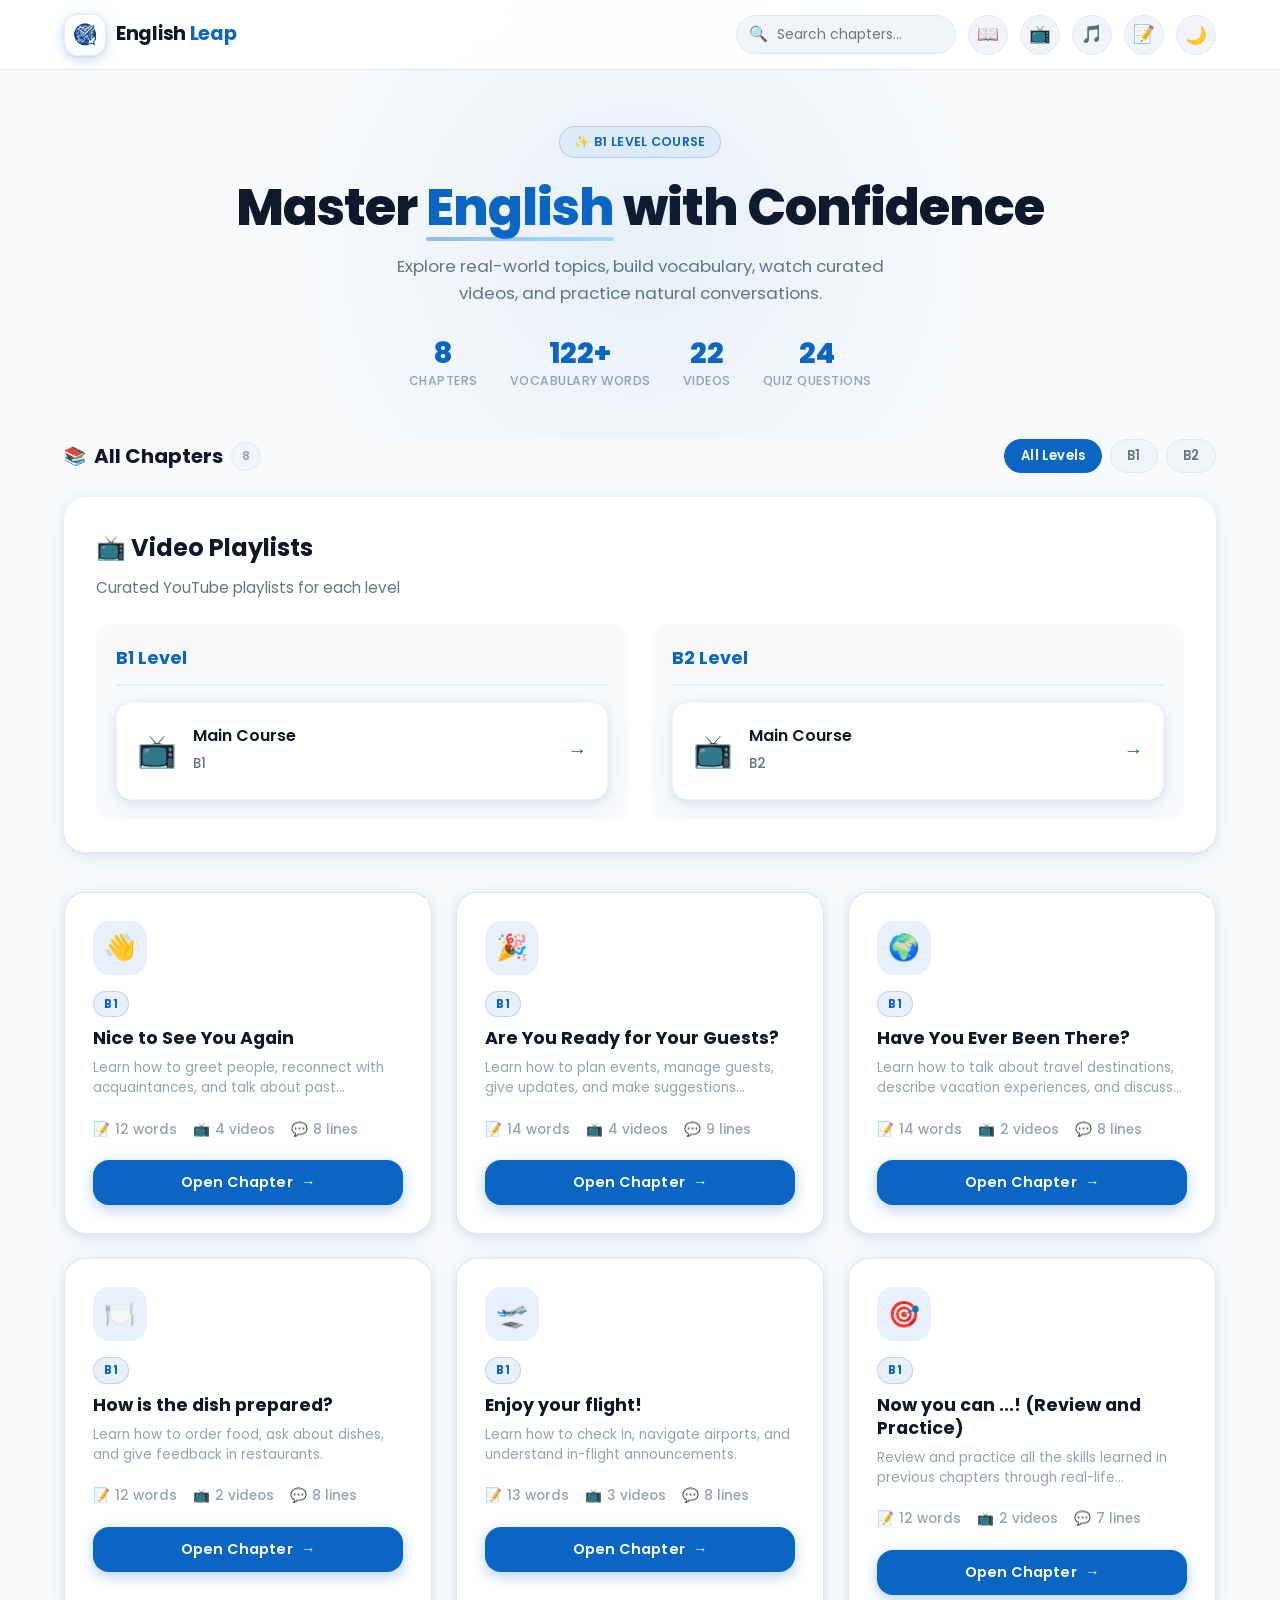
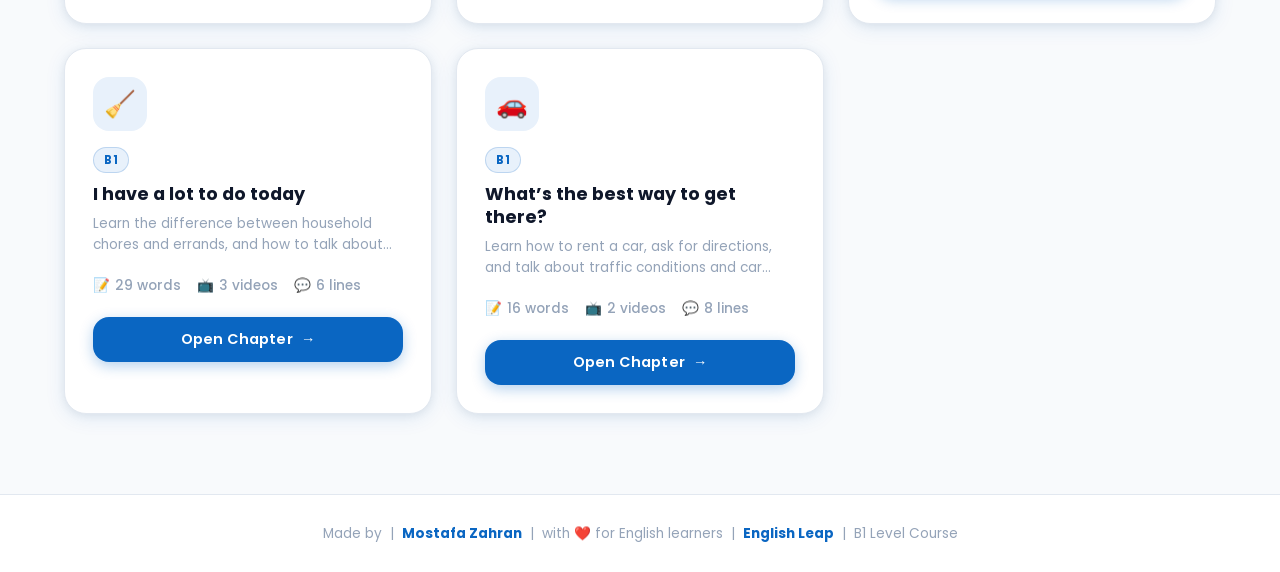
<file: index.html>
<!DOCTYPE html>
<html lang="en" data-theme="light">

<head>
  <meta charset="UTF-8" />
  <meta name="viewport" content="width=device-width, initial-scale=1.0" />
  <meta name="description"
    content="English Leap — A modern B1 English learning platform with vocabulary, videos, and conversation practice." />
  <title>English Leap</title>
  <link rel="icon" href="icons/Endlish-Recap.png" />
  <link rel="stylesheet" href="css/style.css" />
</head>

<body>

  <!-- ======= NAVBAR ======= -->
  <nav class="navbar" role="navigation" aria-label="Main navigation">
    <div class="nav-inner">
      <a href="index.html" class="nav-logo" aria-label="English Leap Home">
        <img src="icons/Endlish-Recap.png" alt="English Leap" class="logo-icon" />
        <span>English <em>Leap</em></span>
      </a>
      <div class="nav-actions">
        <div class="nav-search-wrap">
          <span class="search-icon-nav">🔍</span>
          <input type="search" id="navSearch" placeholder="Search chapters..." aria-label="Search chapters"
            autocomplete="off" />
        </div>
        <a href="vocabulary.html" class="btn-icon" aria-label="Vocabulary" title="Vocabulary">📖</a>
        <a href="videos.html" class="btn-icon" aria-label="Videos" title="Videos">📺</a>
        <a href="playlists.html" class="btn-icon" aria-label="Playlists" title="Playlists">🎵</a>
        <a href="exam.html" class="btn-icon" aria-label="Exam" title="Exam">📝</a>
        <button class="btn-icon" id="darkToggle" aria-label="Toggle dark mode" title="Toggle dark mode">🌙</button>
      </div>
    </div>
  </nav>

  <!-- ======= HERO ======= -->
  <header class="hero" role="banner">
    <div class="hero-badge">✨ B1 Level Course</div>
    <h1>Master <em>English</em> with Confidence</h1>
    <p>Explore real-world topics, build vocabulary, watch curated videos, and practice natural conversations.</p>
    <div class="hero-stats">
      <div class="stat-item">
        <div class="stat-num" data-target="8" data-suffix="">0</div>
        <div class="stat-label">Chapters</div>
      </div>
      <div class="stat-item">
        <div class="stat-num" data-target="122" data-suffix="+">0+</div>
        <div class="stat-label">Vocabulary Words</div>
      </div>
      <div class="stat-item">
        <div class="stat-num" data-target="22" data-suffix="">0</div>
        <div class="stat-label">Videos</div>
      </div>
      <div class="stat-item">
        <div class="stat-num" data-target="24" data-suffix="">0</div>
        <div class="stat-label">Quiz Questions</div>
      </div>
    </div>
  </header>

  <!-- ======= MAIN CONTENT ======= -->
  <main class="container" role="main">

    <!-- Section Header -->
    <div class="section-header">
      <div class="section-title">
        <span class="icon">📚</span>
        All Chapters
        <span class="section-count" id="chapterCount">—</span>
      </div>
      <div class="filter-bar" role="group" aria-label="Filter by level">
        <button class="filter-btn active" data-filter="all">All Levels</button>
        <button class="filter-btn" data-filter="b1">B1</button>
        <button class="filter-btn" data-filter="b2">B2</button>
      </div>
    </div>

    <!-- Playlist Section -->
    <div class="playlist-section" id="playlistSection" role="region" aria-label="Video Playlists">
      <div class="playlist-header">
        <h2>📺 Video Playlists</h2>
        <p class="playlist-subtitle">Curated YouTube playlists for each level</p>
      </div>
      <div class="playlist-grid" id="playlistGrid">
        <!-- Populated by JS -->
      </div>
    </div>

    <!-- Chapters Grid -->
    <div class="chapters-grid" id="chaptersGrid" role="list" aria-live="polite" aria-label="Chapters list">
      <!-- Populated by JS -->
    </div>

  </main>

  <!-- ======= FOOTER ======= -->
  <footer class="footer" role="contentinfo">
    <p>Made by &nbsp;|&nbsp; <strong>Mostafa Zahran</strong> &nbsp;|&nbsp;  with ❤️ for English learners &nbsp;|&nbsp; <strong>English Leap</strong> &nbsp;|&nbsp; B1 Level Course</p>
  </footer>

  <!-- ======= TOAST ======= -->
  <div id="toastContainer" aria-live="polite"></div>

  <script src="js/app.js"></script>
</body>

</html>
</file>
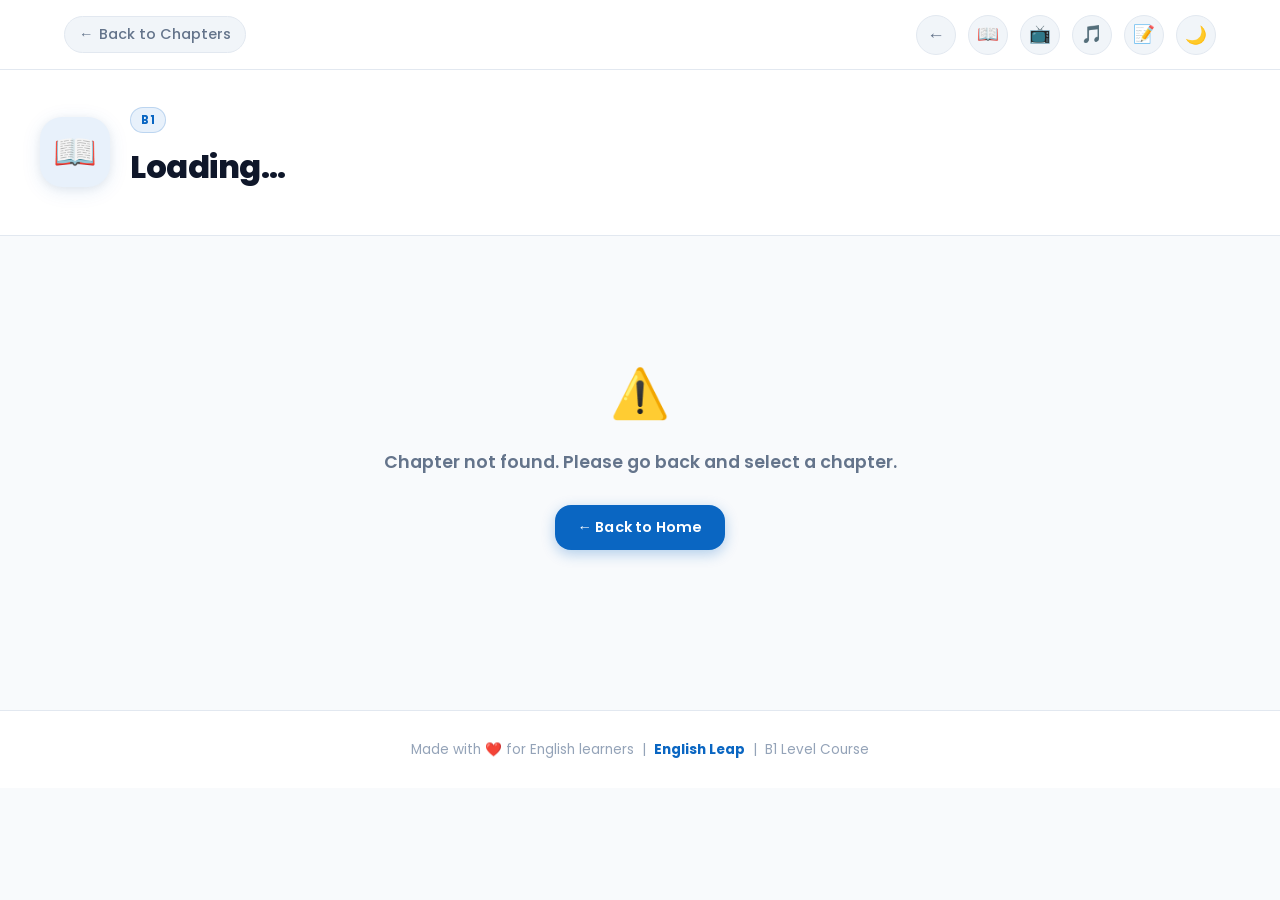
<file: chapter.html>
<!DOCTYPE html>
<html lang="en" data-theme="light">
<head>
  <meta charset="UTF-8" />
  <meta name="viewport" content="width=device-width, initial-scale=1.0" />
  <meta name="description" content="English Leap — Chapter details with vocabulary, videos, and conversation practice." />
  <title>Chapter — English Leap</title>
  <link rel="icon" href="icons/Endlish-Recap.png" />
  <link rel="stylesheet" href="css/style.css" />
</head>
<body>

  <!-- ======= NAVBAR ======= -->
  <nav class="navbar" role="navigation" aria-label="Chapter navigation">
    <div class="nav-inner">
      <a href="index.html" class="nav-back" aria-label="Back to all chapters">
        ← <span id="navChapterTitle">Back to Chapters</span>
      </a>
      <div class="nav-actions">
        <button class="btn-icon" onclick="location.href='index.html'" aria-label="Back to chapters" title="Back to chapters">←</button>
        <a href="vocabulary.html" class="btn-icon" aria-label="Vocabulary" title="Vocabulary">📖</a>
        <a href="videos.html" class="btn-icon" aria-label="Videos" title="Videos">📺</a>
        <a href="playlists.html" class="btn-icon" aria-label="Playlists" title="Playlists">🎵</a>
        <a href="exam.html" class="btn-icon" aria-label="Exam" title="Exam">📝</a>
        <button class="btn-icon" id="darkToggle" aria-label="Toggle dark mode" title="Toggle dark mode">🌙</button>
      </div>
    </div>
  </nav>

  <!-- ======= CHAPTER HERO ======= -->
  <header class="chapter-hero" role="banner">
    <div class="chapter-hero-inner">
      <div class="chapter-icon-big" id="chapterIcon" aria-hidden="true">📖</div>
      <div class="chapter-hero-text">
        <div class="chapter-level-badge" id="chapterLevelBadge">B1</div>
        <h1 id="chapterTitle">Loading…</h1>
        <p id="chapterDesc"></p>
      </div>
    </div>
  </header>

  <!-- ======= CHAPTER CONTENT ======= -->
  <div class="chapter-content">
    <div class="chapter-layout">

      <!-- Sidebar (desktop) -->
      <aside class="chapter-sidebar" aria-label="Chapter sections">
        <div class="sidebar-card">
          <p style="font-size:0.72rem;font-weight:700;color:var(--gray-400);text-transform:uppercase;letter-spacing:0.5px;margin-bottom:12px;">Sections</p>
          <div style="display:flex;flex-direction:column;gap:4px;">
            <button class="sidebar-nav-item active" data-tab="summary">
              <span class="s-icon">📝</span> Summary
            </button>
            <button class="sidebar-nav-item" data-tab="videos">
              <span class="s-icon">📺</span> Videos
            </button>
            <button class="sidebar-nav-item" data-tab="conversation">
              <span class="s-icon">💬</span> Conversation
            </button>
            <button class="sidebar-nav-item" data-tab="quiz">
              <span class="s-icon">🧠</span> Quiz
            </button>
            <button class="sidebar-nav-item" data-tab="flashcards">
              <span class="s-icon">🃏</span> Flashcards
            </button>
            <button class="sidebar-nav-item" data-tab="choresVsErrands" id="choresVsErrandsSidebar" style="display:none;">
              <span class="s-icon">🧹</span> Chores vs Errands
            </button>
            <button class="sidebar-nav-item" data-tab="directions" id="directionsSidebar" style="display:none;">
              <span class="s-icon">🧭</span> Directions
            </button>
          </div>
        </div>

        <div class="sidebar-card">
          <p style="font-size:0.72rem;font-weight:700;color:var(--gray-400);text-transform:uppercase;letter-spacing:0.5px;margin-bottom:12px;">Quick Actions</p>
          <div style="display:flex;flex-direction:column;gap:8px;">
            <button class="btn btn-ghost" onclick="readFullConversation()" style="width:100%;font-size:0.82rem;justify-content:center;">
              ▶️ Read Conversation
            </button>
            <button class="btn btn-ghost" onclick="stopSpeech()" style="width:100%;font-size:0.82rem;justify-content:center;">
              ⏹ Stop Audio
            </button>
          </div>
        </div>
      </aside>

      <!-- Main Content -->
      <div role="main">

        <!-- TABS -->
        <div class="tabs-wrap mb-6" role="tablist" aria-label="Chapter sections">
          <button class="tab-btn active" data-tab="summary" role="tab" aria-selected="true" aria-controls="summaryPanel">
            📝 Summary
          </button>
          <button class="tab-btn" data-tab="videos" role="tab" aria-selected="false" aria-controls="videosPanel">
            📺 Videos
          </button>
          <button class="tab-btn" data-tab="conversation" role="tab" aria-selected="false" aria-controls="conversationPanel">
            💬 Chat
          </button>
          <button class="tab-btn" data-tab="quiz" role="tab" aria-selected="false" aria-controls="quizPanel">
            🧠 Quiz
          </button>
          <button class="tab-btn" data-tab="flashcards" role="tab" aria-selected="false" aria-controls="flashcardsPanel">
            🃏 Flashcards
          </button>
          <button class="tab-btn" data-tab="choresVsErrands" id="choresVsErrandsTab" role="tab" aria-selected="false" aria-controls="choresVsErrandsPanel" style="display:none;">
            🧹 Chores vs Errands
          </button>
          <button class="tab-btn" data-tab="directions" id="directionsTab" role="tab" aria-selected="false" aria-controls="directionsPanel" style="display:none;">
            🧭 Directions
          </button>
        </div>

        <!-- TAB PANELS -->

        <!-- Summary -->
        <div class="tab-panel active" id="summaryPanel" role="tabpanel" aria-labelledby="summary-tab">
          <div class="skeleton skeleton-card" style="margin-bottom:16px;height:180px;"></div>
          <div class="skeleton skeleton-card" style="height:100px;"></div>
        </div>

        <!-- Videos -->
        <div class="tab-panel" id="videosPanel" role="tabpanel" aria-labelledby="videos-tab">
          <div class="skeleton skeleton-card" style="height:240px;"></div>
        </div>

        <!-- Conversation -->
        <div class="tab-panel" id="conversationPanel" role="tabpanel" aria-labelledby="conversation-tab">
          <div class="skeleton skeleton-card" style="height:300px;"></div>
        </div>

        <!-- Quiz -->
        <div class="tab-panel" id="quizPanel" role="tabpanel" aria-labelledby="quiz-tab">
          <div class="skeleton skeleton-card" style="height:280px;"></div>
        </div>

        <!-- Flashcards -->
        <div class="tab-panel" id="flashcardsPanel" role="tabpanel" aria-labelledby="flashcards-tab">
          <div class="skeleton skeleton-card" style="height:200px;"></div>
        </div>

        <!-- Chores vs Errands -->
        <div class="tab-panel" id="choresVsErrandsPanel" role="tabpanel" aria-labelledby="choresVsErrands-tab">
          <div class="skeleton skeleton-card" style="height:300px;"></div>
        </div>

        <!-- Directions -->
        <div class="tab-panel" id="directionsPanel" role="tabpanel" aria-labelledby="directions-tab">
          <div class="skeleton skeleton-card" style="height:300px;"></div>
        </div>

      </div><!-- /main content -->
    </div><!-- /chapter-layout -->
  </div><!-- /chapter-content -->

  <!-- ======= FOOTER ======= -->
  <footer class="footer" role="contentinfo">
    <p>Made with ❤️ for English learners &nbsp;|&nbsp; <strong>English Leap</strong> &nbsp;|&nbsp; B1 Level Course</p>
  </footer>

  <!-- ======= TOAST ======= -->
  <div id="toastContainer" aria-live="polite"></div>

  <script src="js/chapter.js"></script>
</body>
</html>
</file>
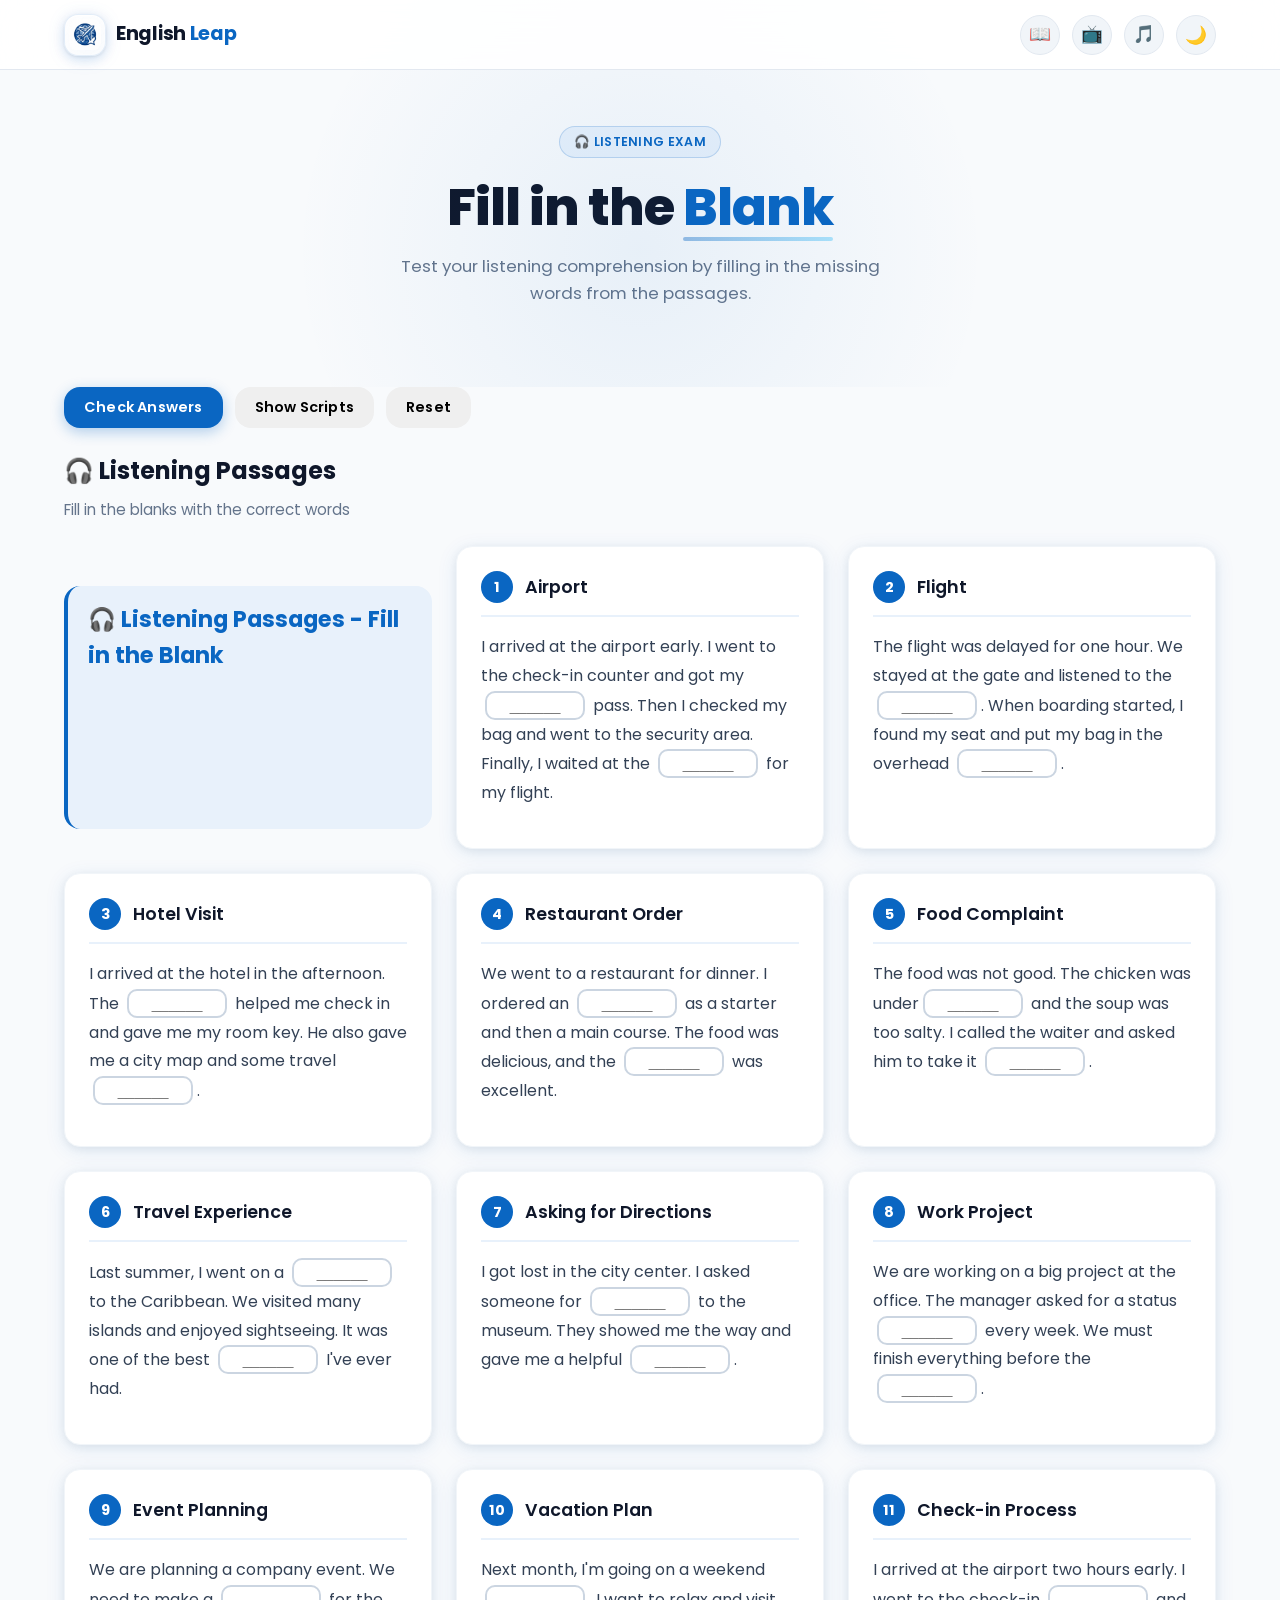
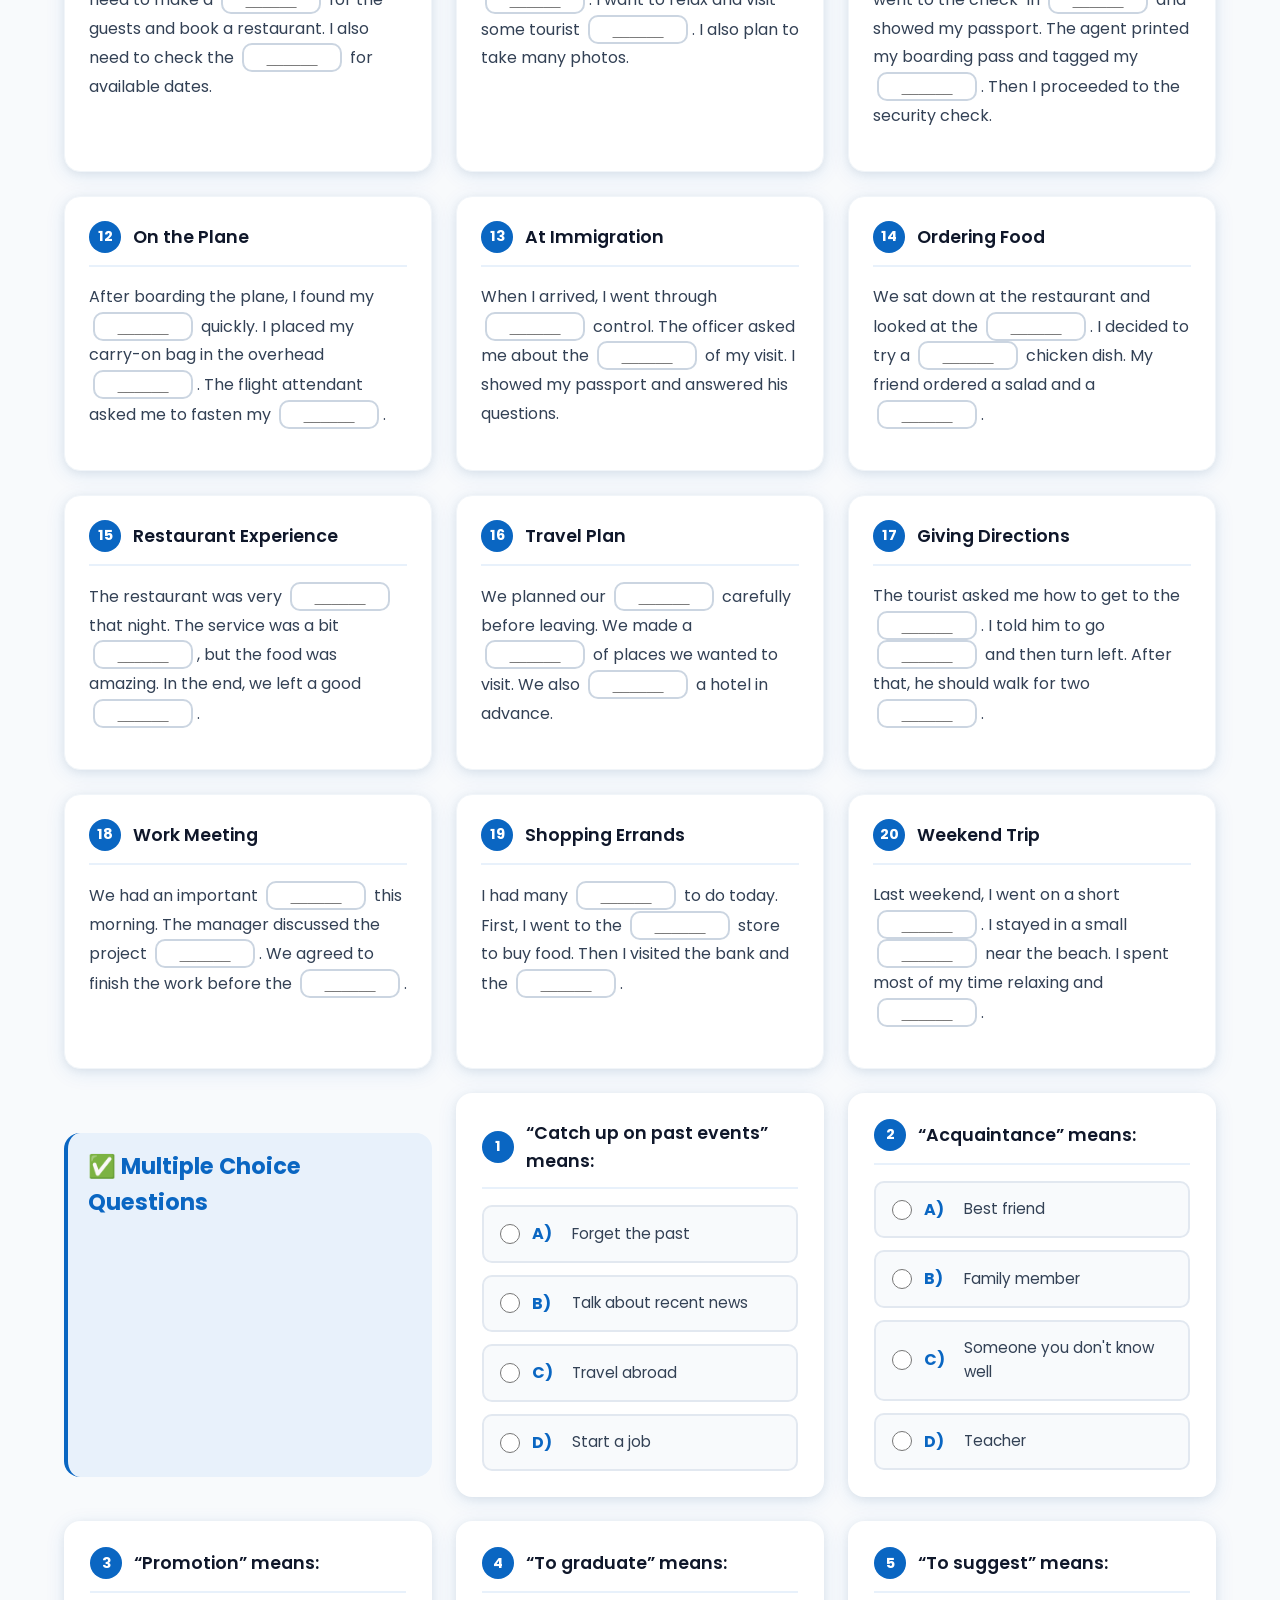
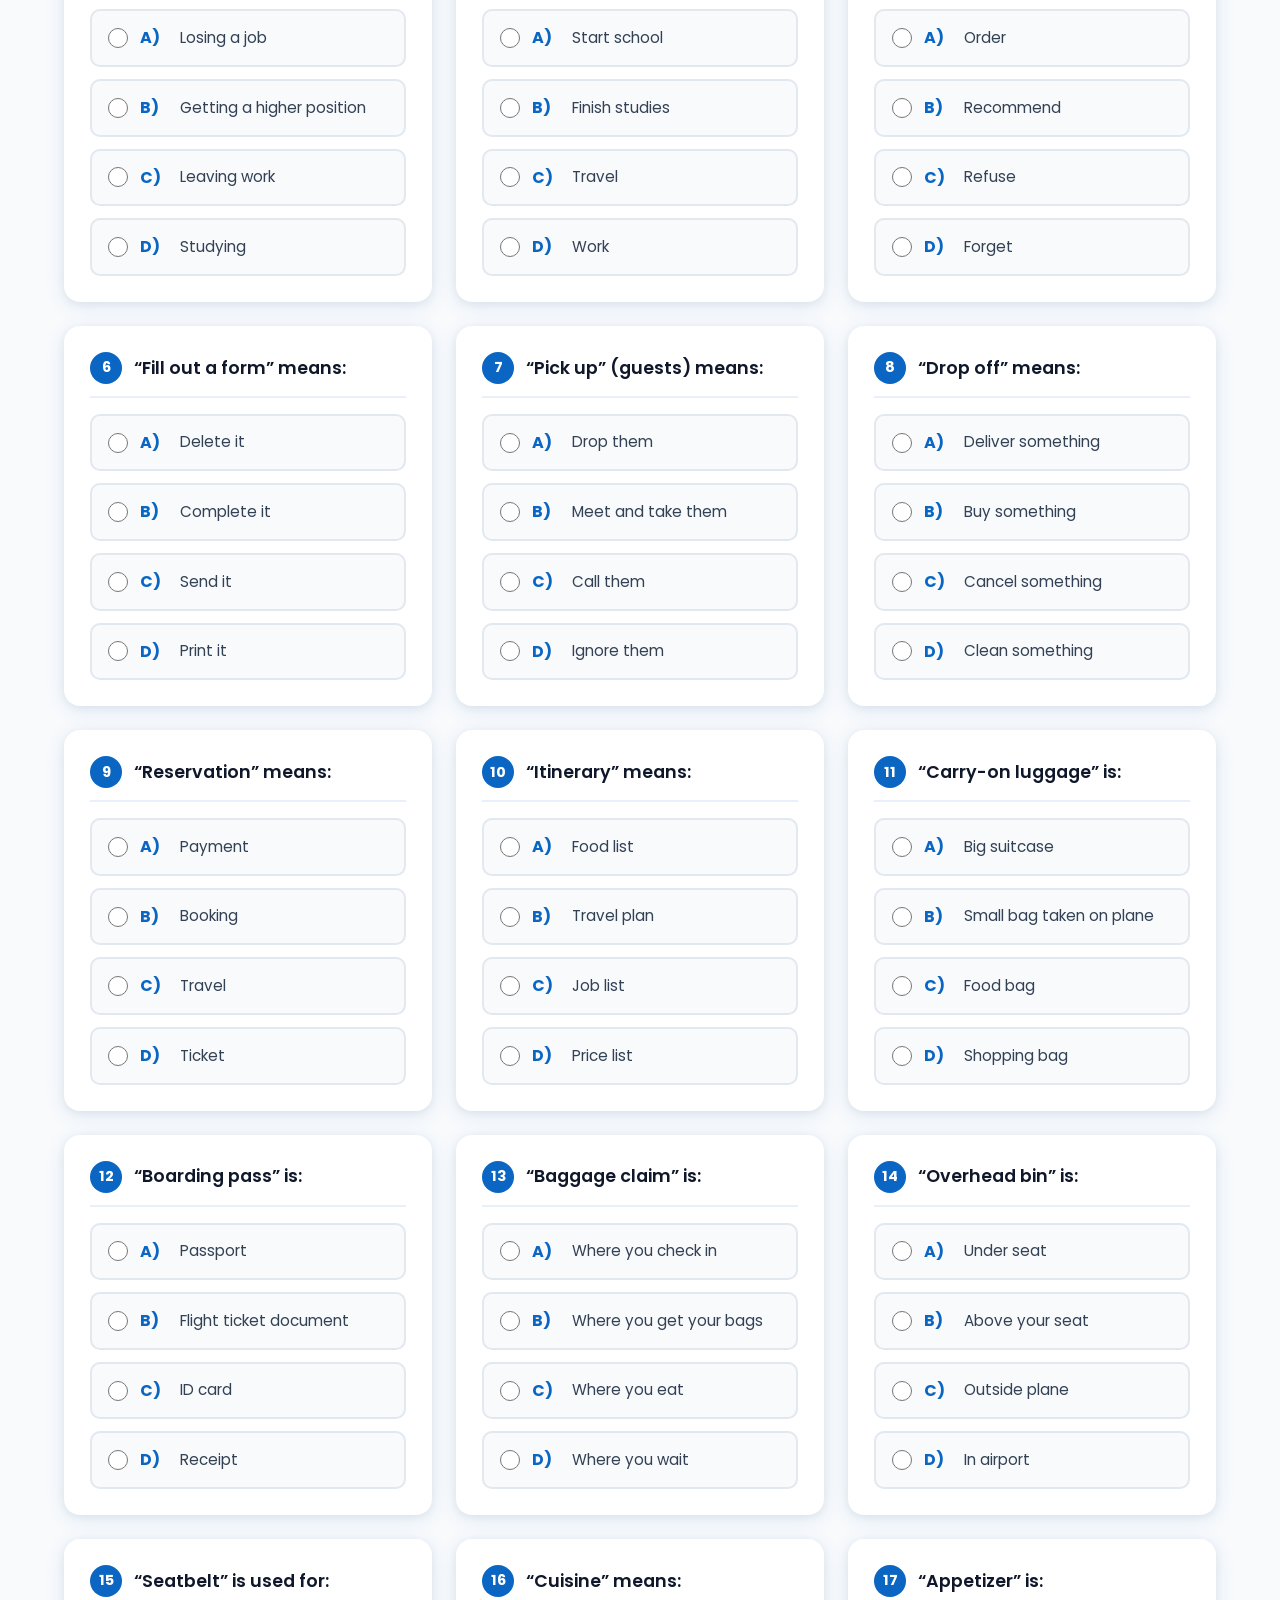
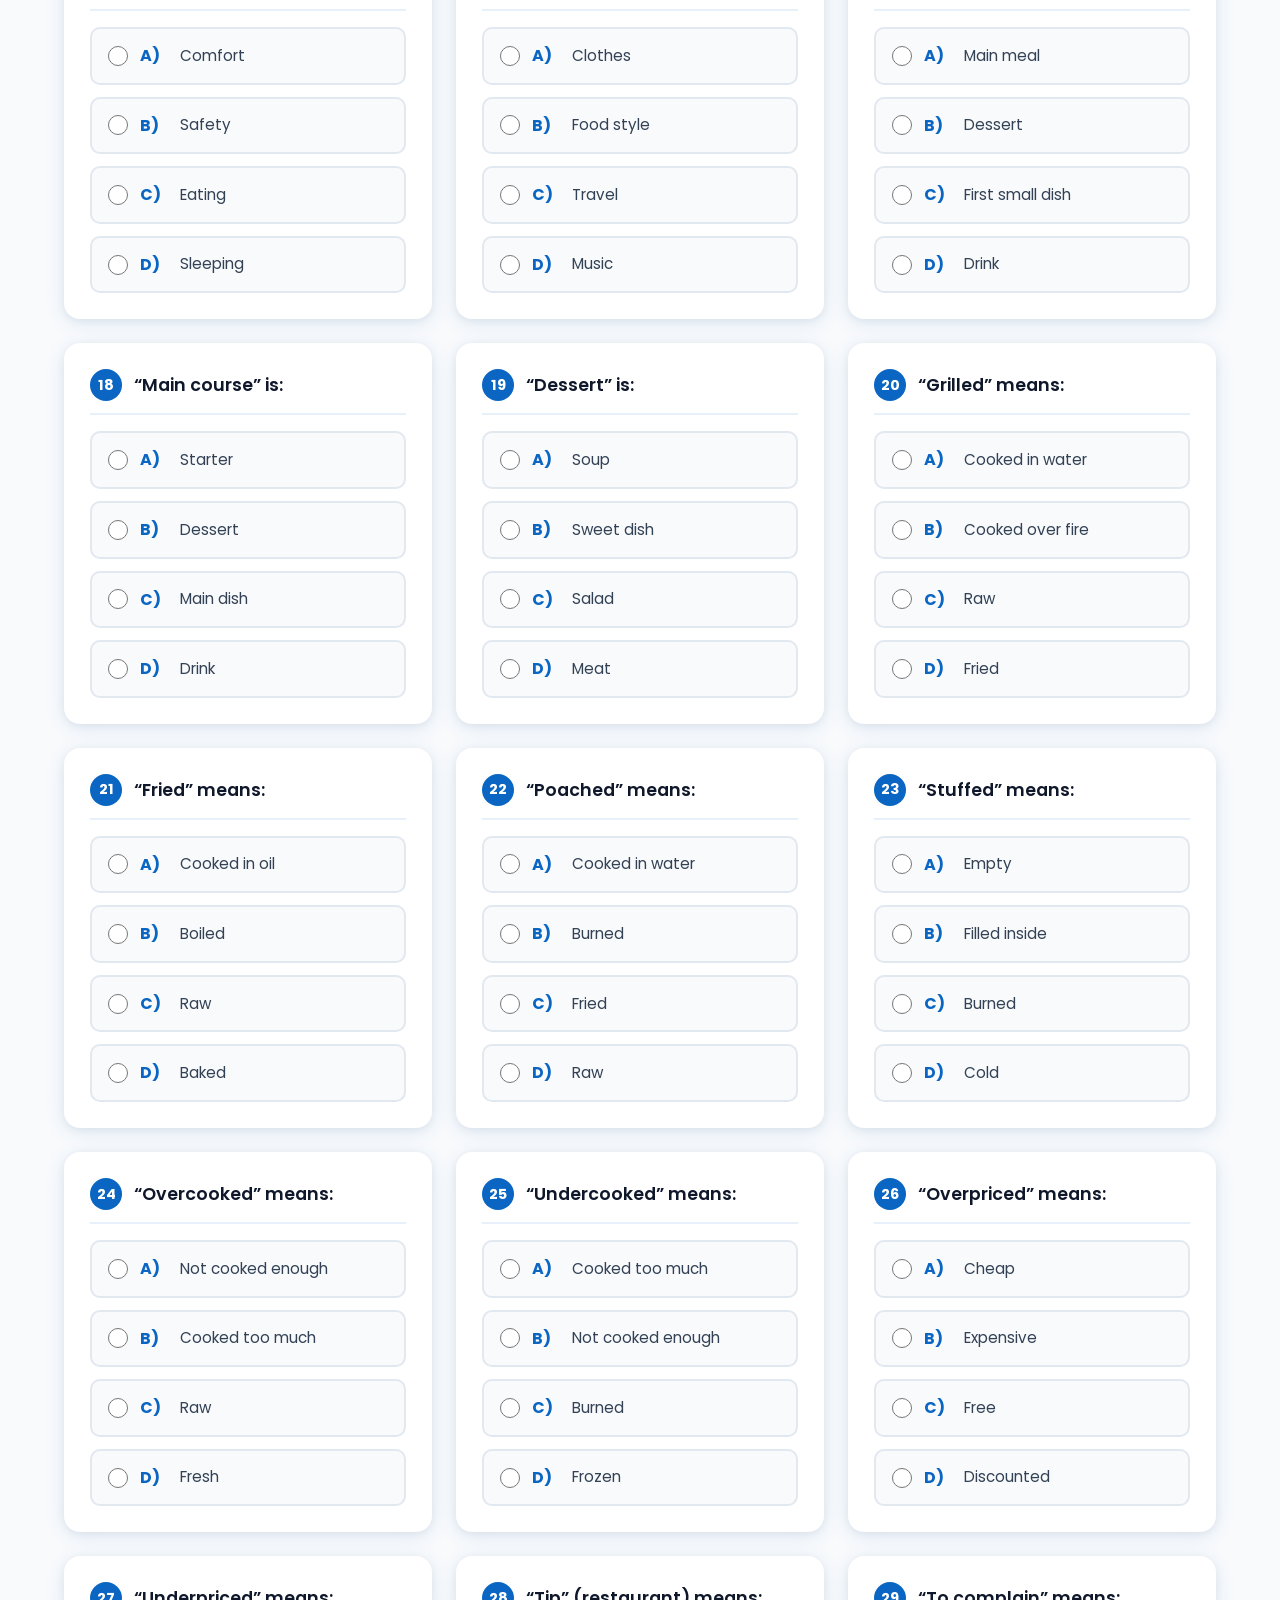
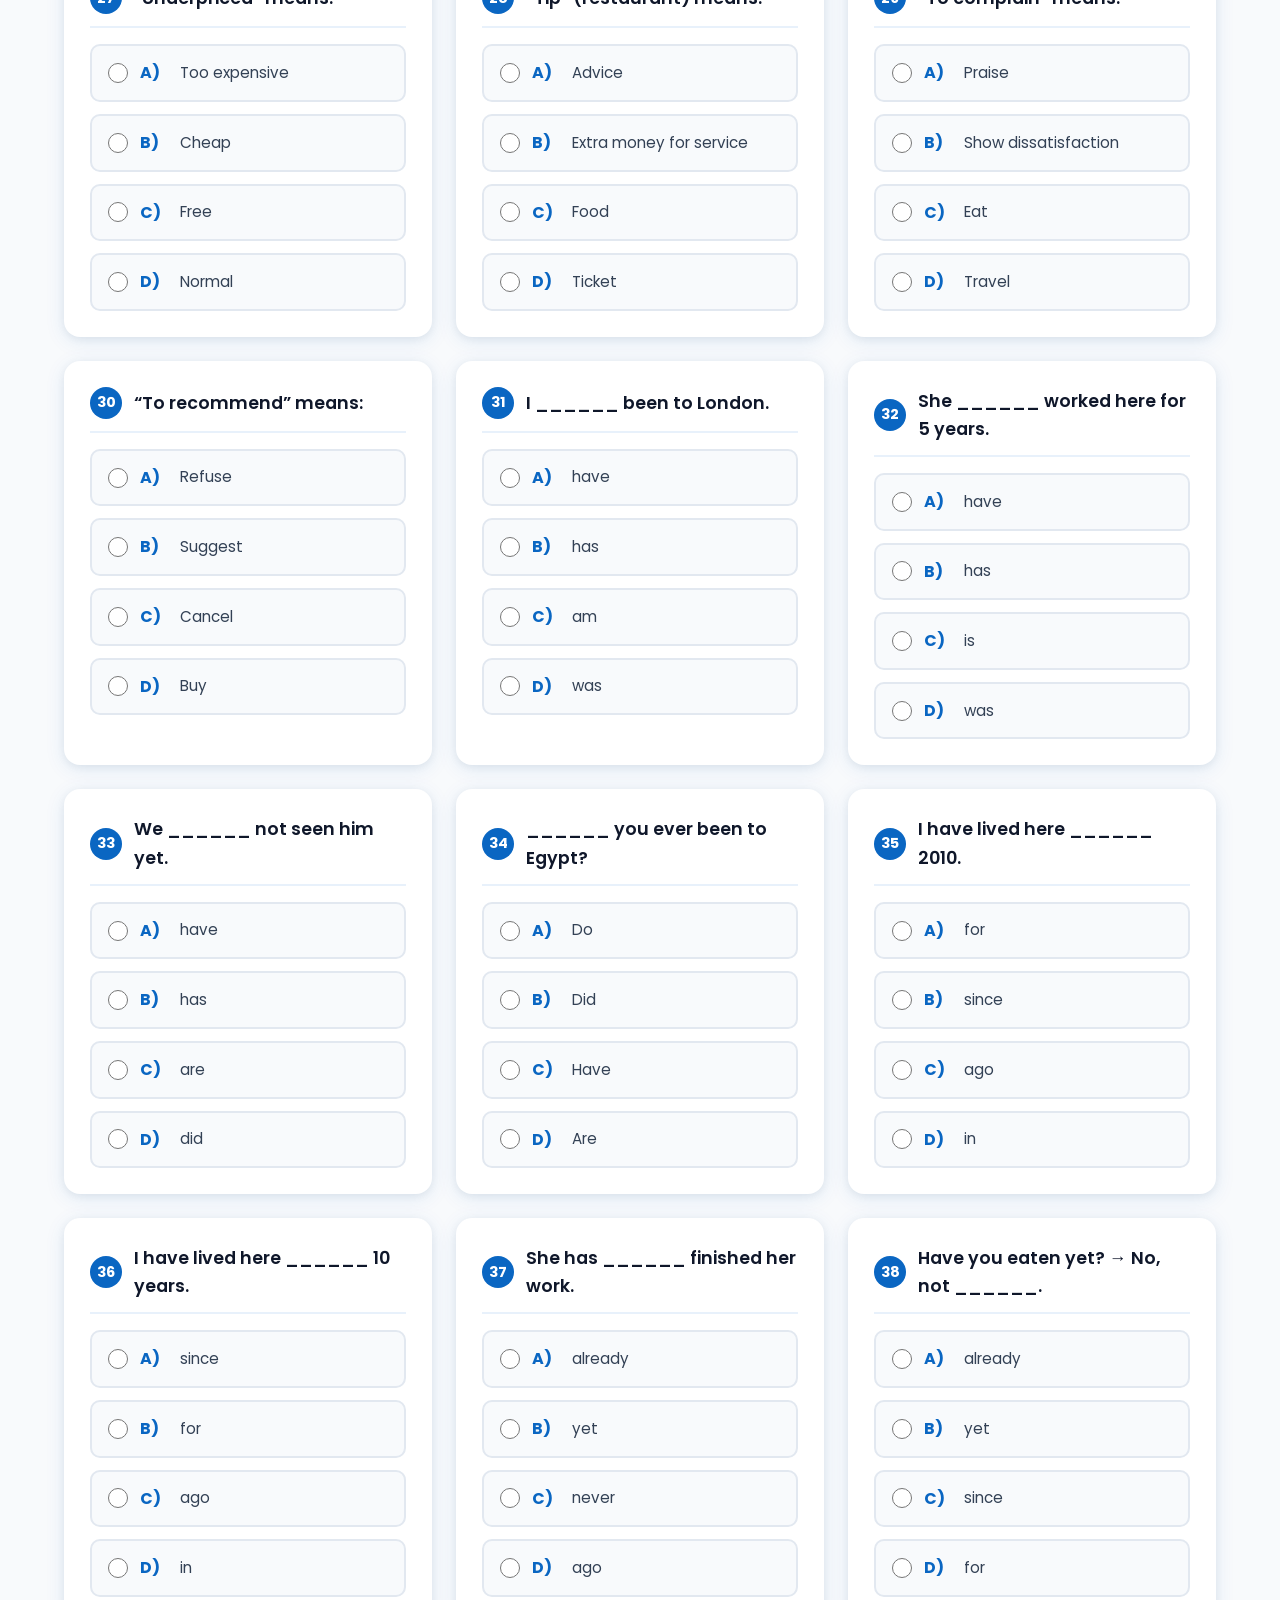
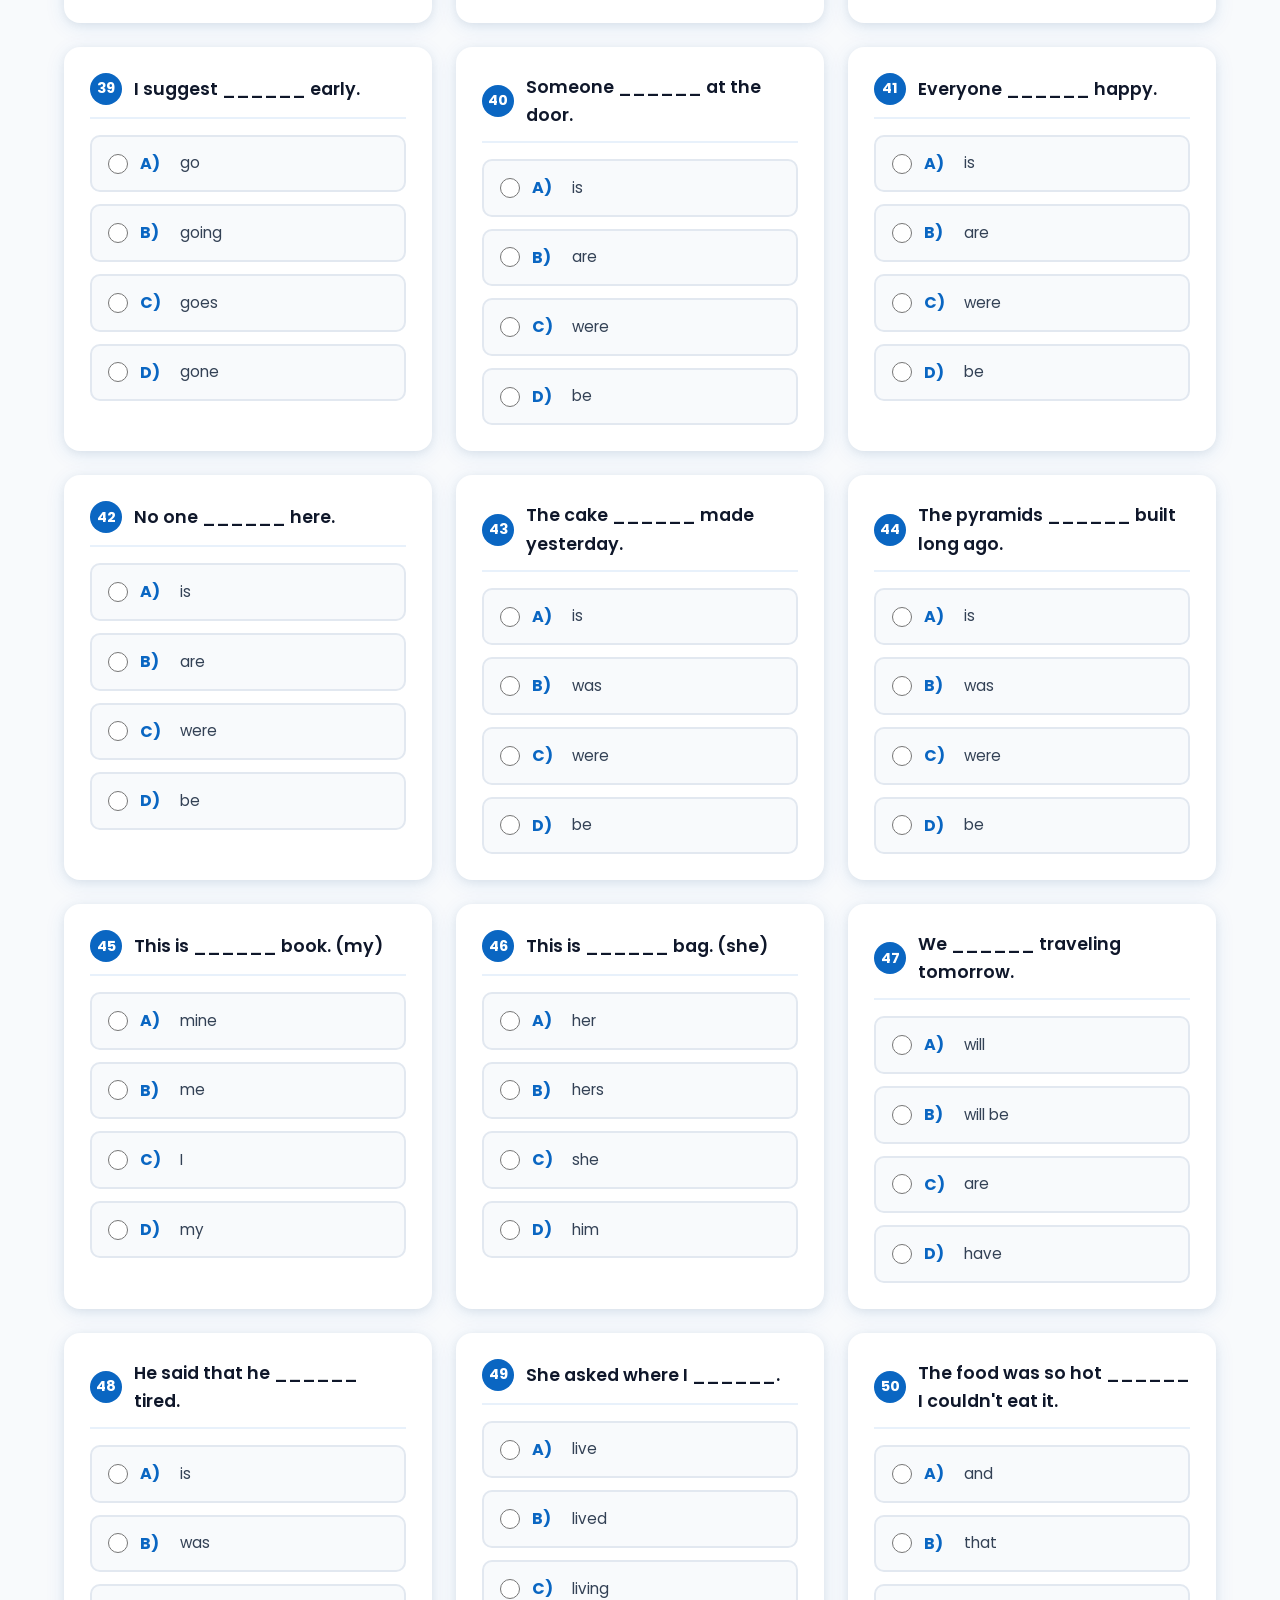
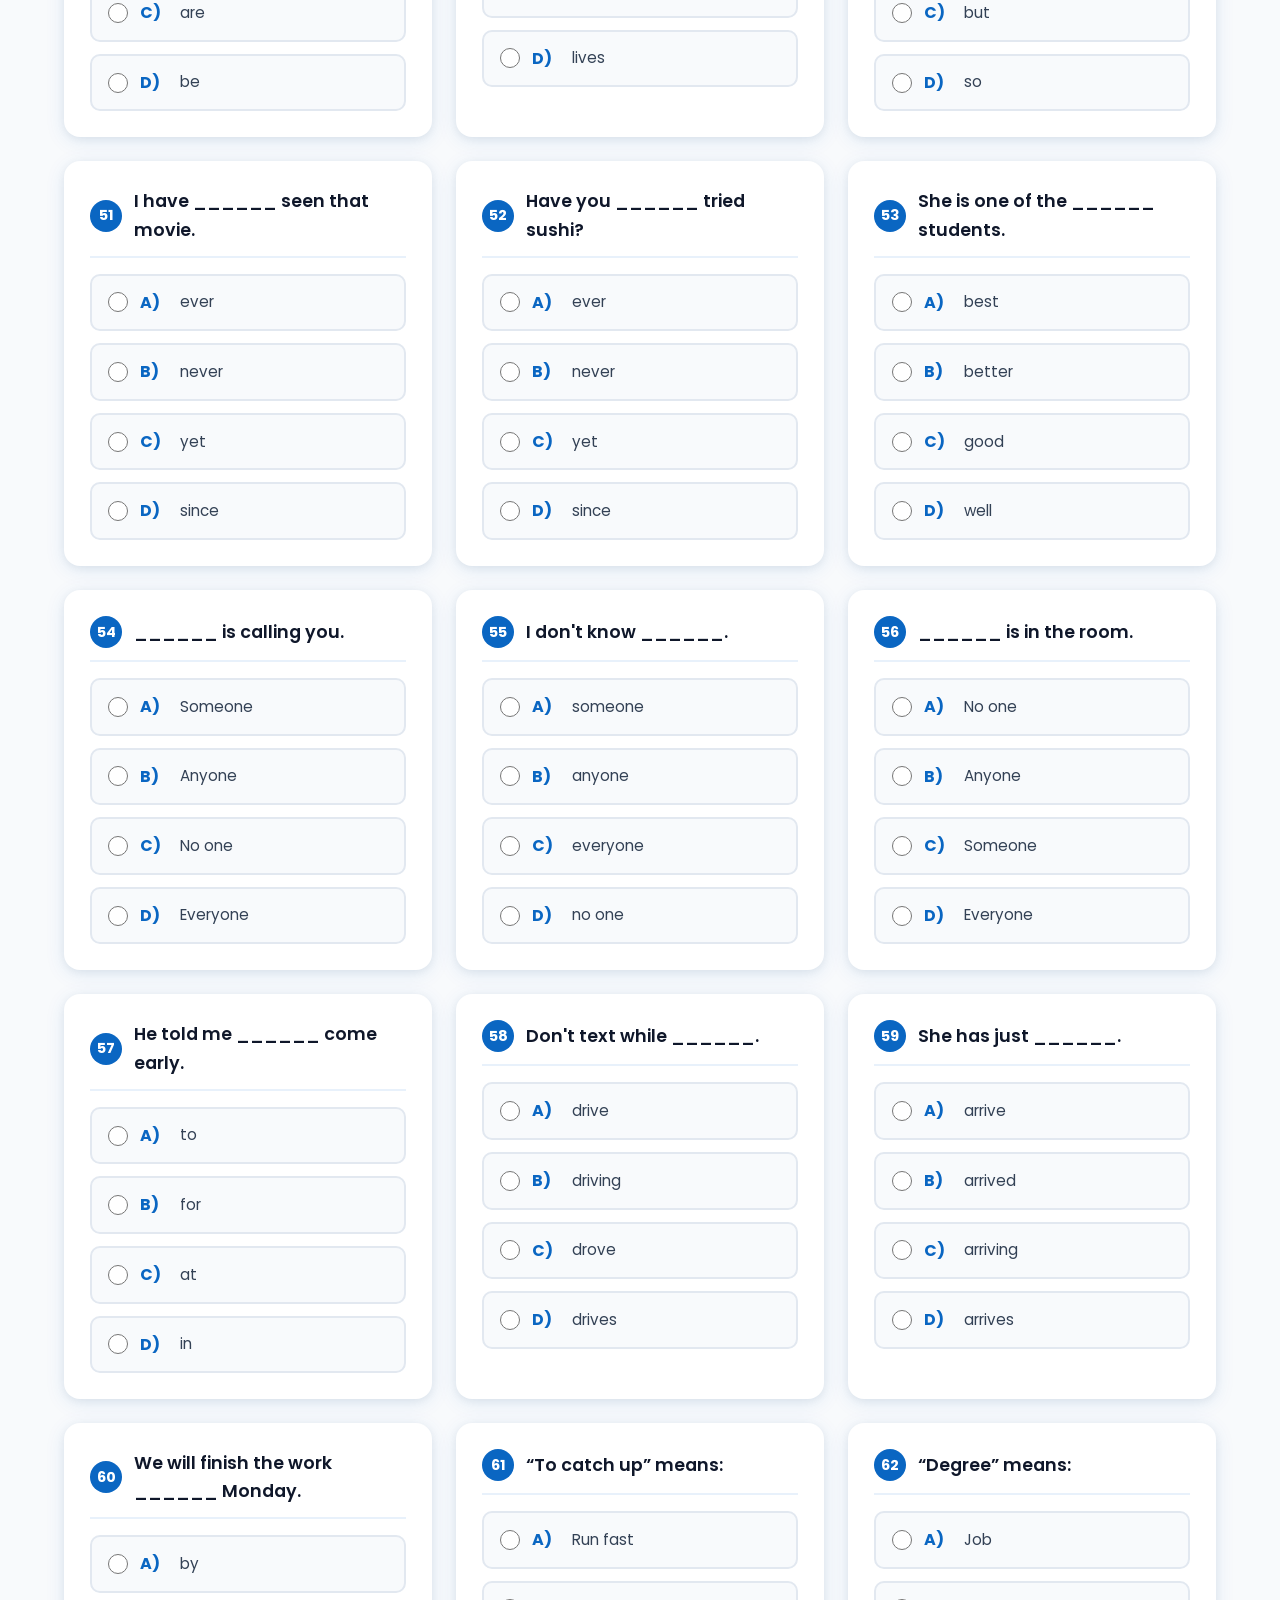
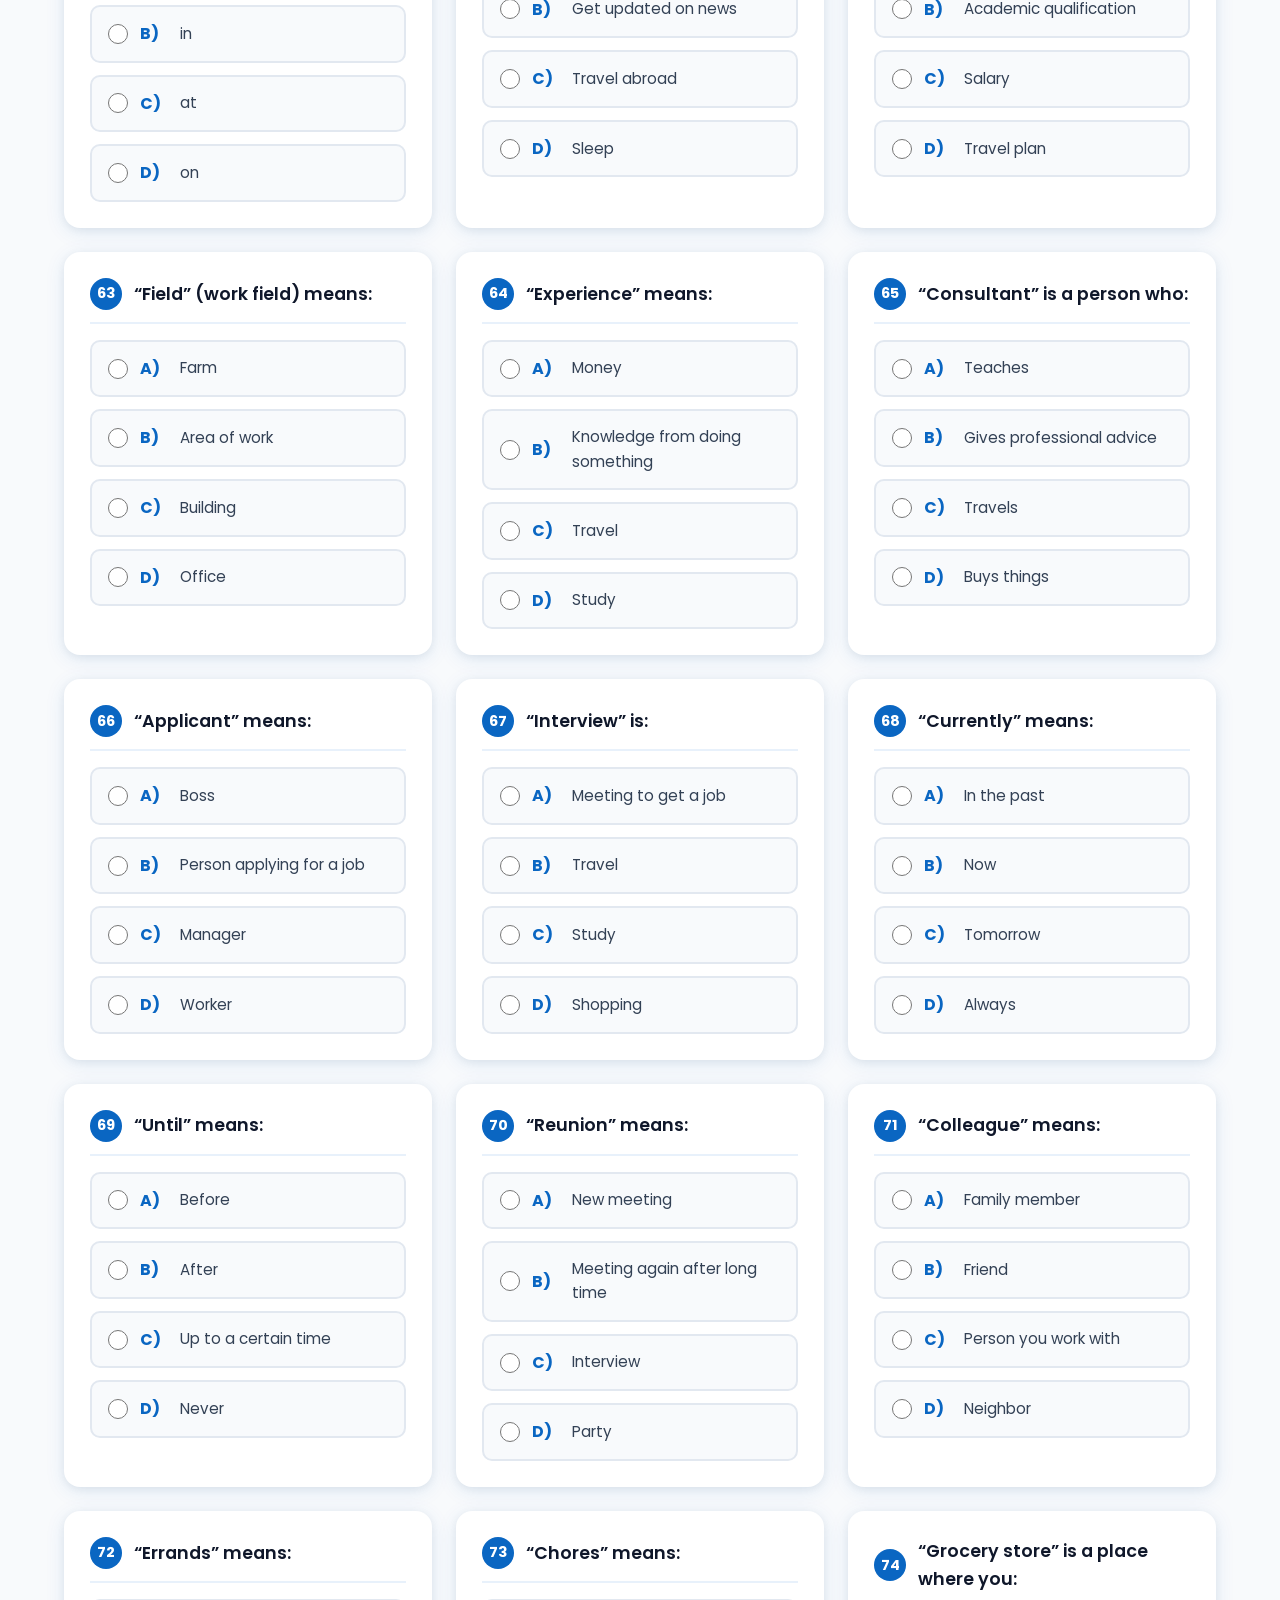
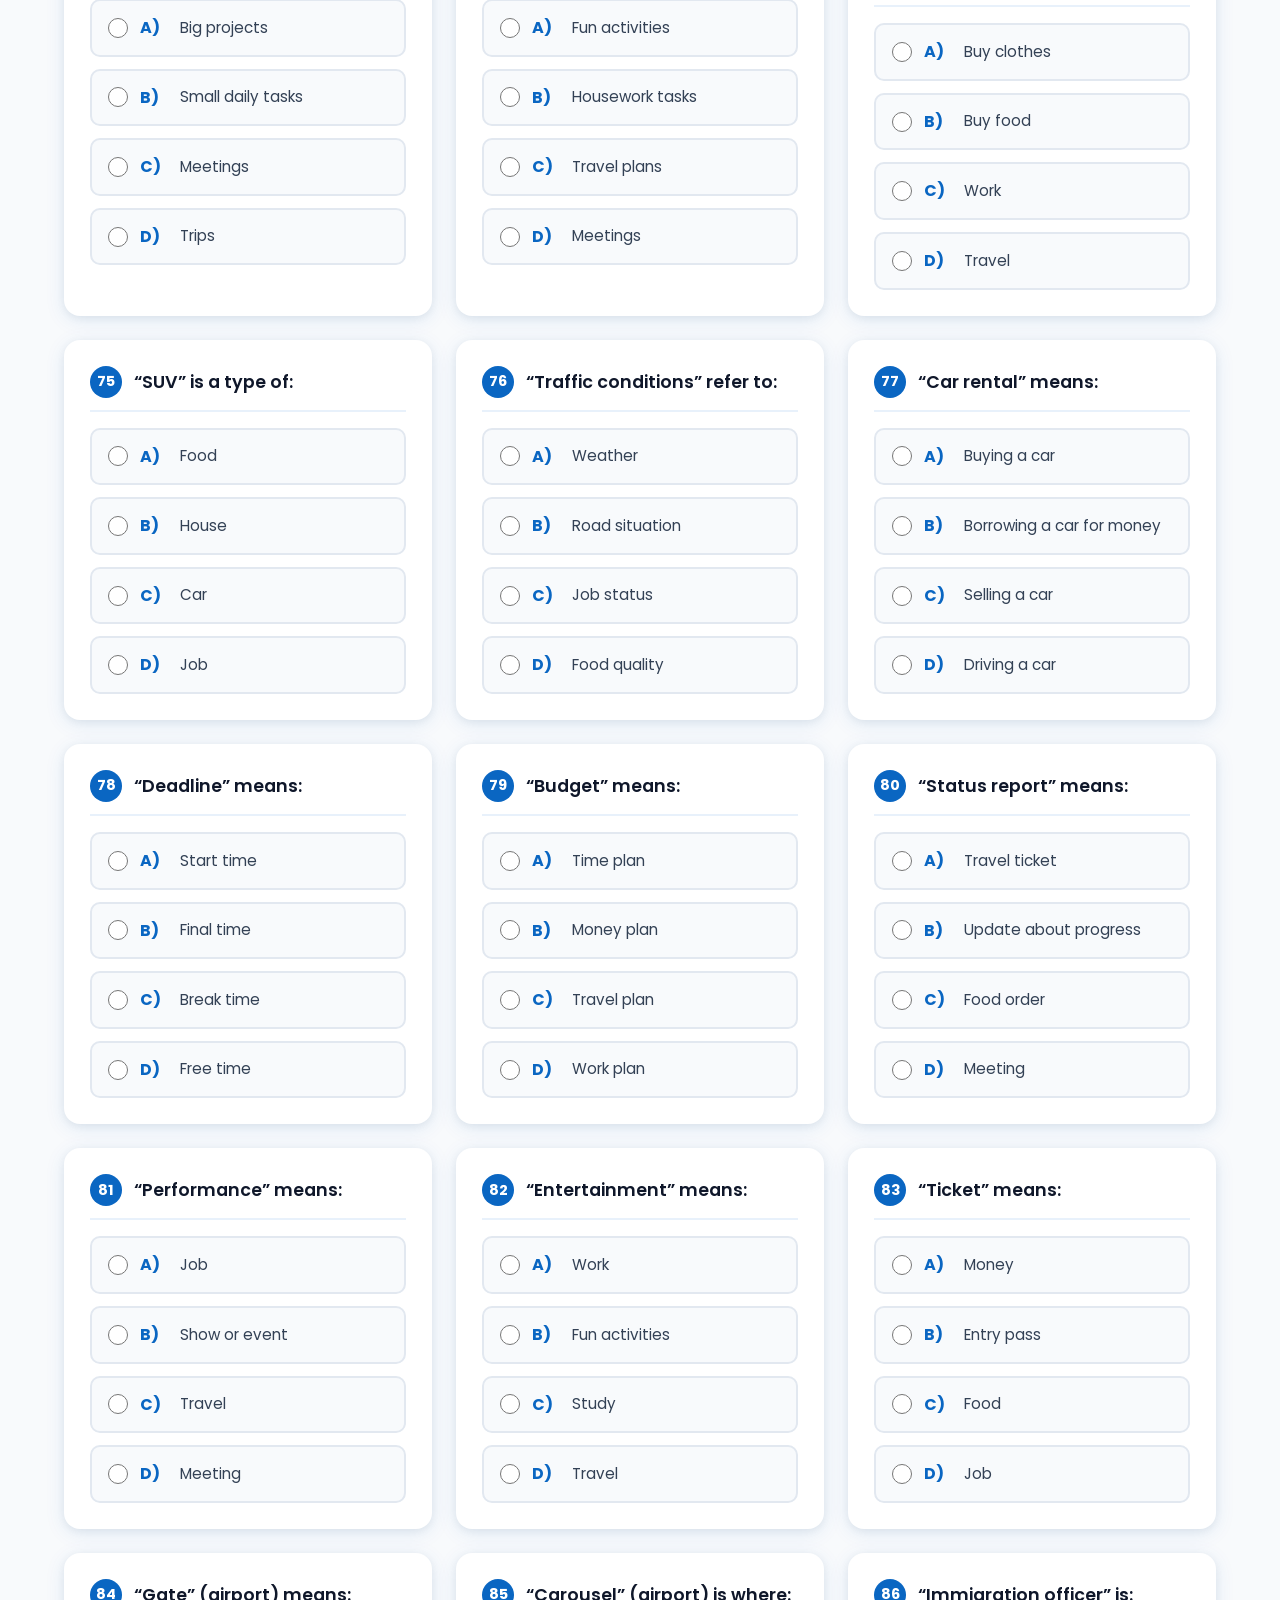
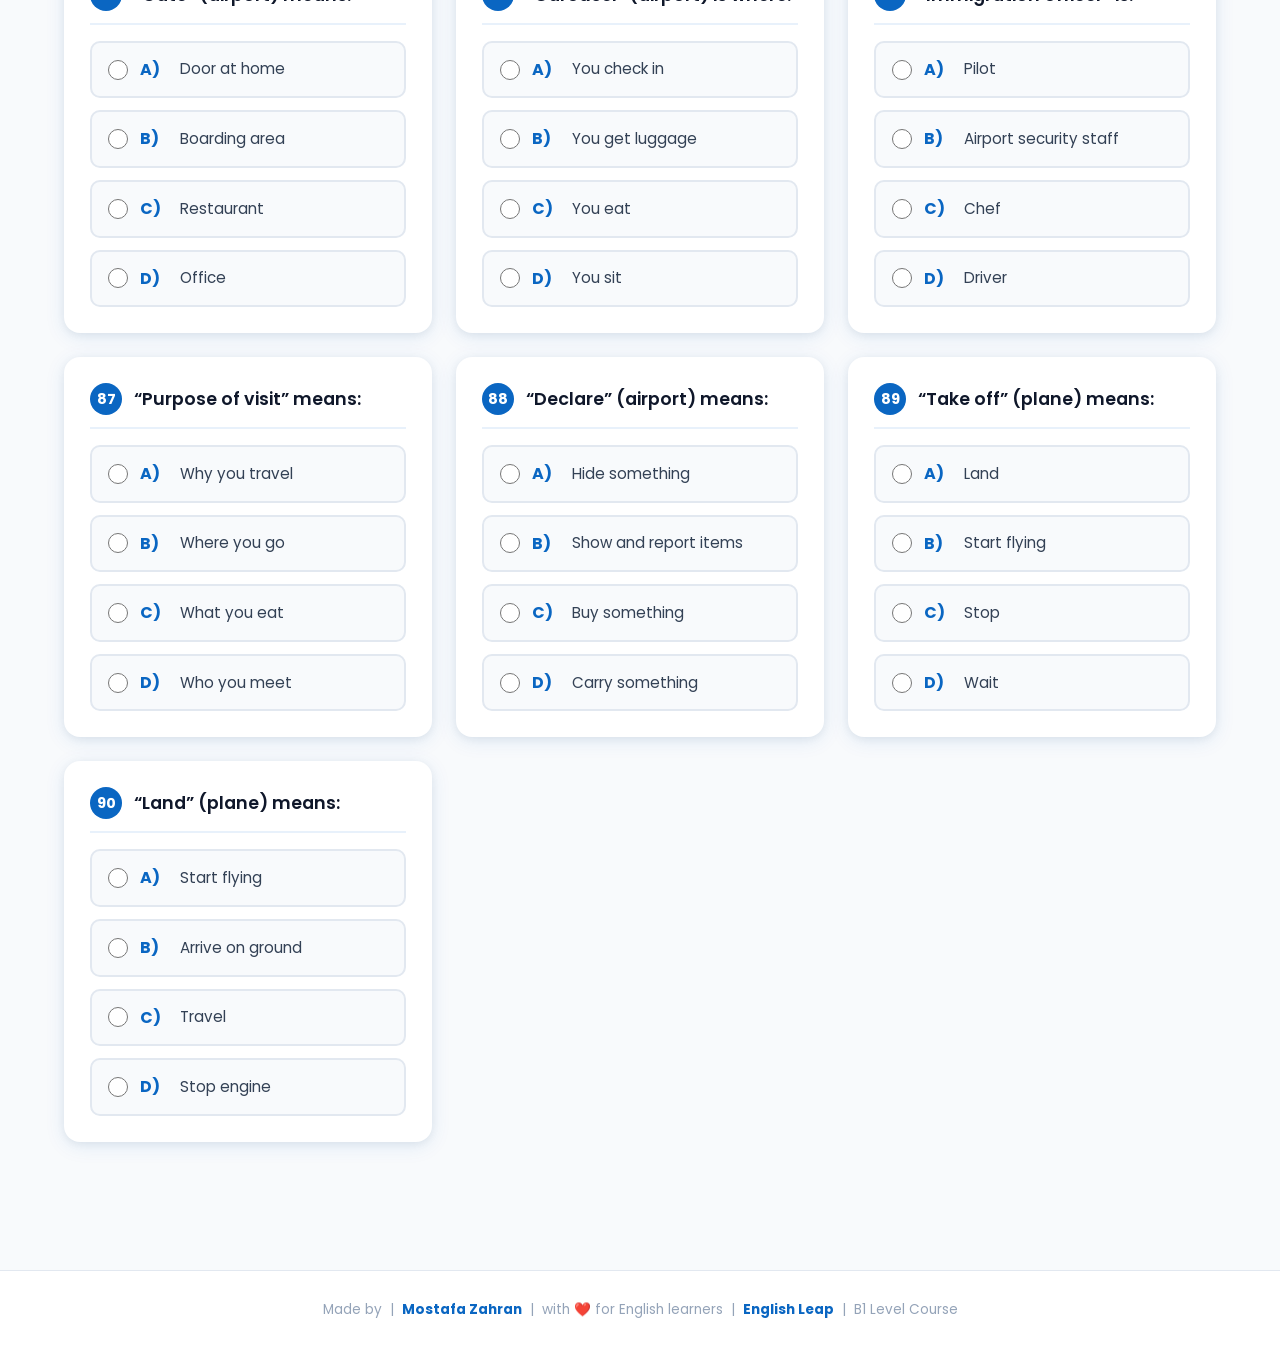
<file: exam.html>
<!DOCTYPE html>
<html lang="en" data-theme="light">

<head>
  <meta charset="UTF-8" />
  <meta name="viewport" content="width=device-width, initial-scale=1.0" />
  <meta name="description"
    content="English Leap — Listening passages exam with fill-in-the-blank questions." />
  <title>Exam - English Leap</title>
  <link rel="icon" href="icons/Endlish-Recap.png" />
  <link rel="stylesheet" href="css/style.css" />
</head>

<body>

  <!-- ======= NAVBAR ======= -->
  <nav class="navbar" role="navigation" aria-label="Main navigation">
    <div class="nav-inner">
      <a href="index.html" class="nav-logo" aria-label="English Leap Home">
        <img src="icons/Endlish-Recap.png" alt="English Leap" class="logo-icon" />
        <span>English <em>Leap</em></span>
      </a>
      <div class="nav-actions">
        <a href="vocabulary.html" class="btn-icon" aria-label="Vocabulary" title="Vocabulary">📖</a>
        <a href="videos.html" class="btn-icon" aria-label="Videos" title="Videos">📺</a>
        <a href="playlists.html" class="btn-icon" aria-label="Playlists" title="Playlists">🎵</a>
        <button class="btn-icon" id="darkToggle" aria-label="Toggle dark mode" title="Toggle dark mode">🌙</button>
      </div>
    </div>
  </nav>

  <!-- ======= HERO ======= -->
  <header class="hero" role="banner">
    <div class="hero-badge">🎧 Listening Exam</div>
    <h1>Fill in the <em>Blank</em></h1>
    <p>Test your listening comprehension by filling in the missing words from the passages.</p>
  </header>

  <!-- ======= MAIN CONTENT ======= -->
  <main class="container" role="main">

    <!-- Exam Controls -->
    <div class="exam-controls">
      <button class="btn btn-primary" id="checkAnswersBtn" onclick="checkAllAnswers()">Check Answers</button>
      <button class="btn btn-secondary" id="showScriptsBtn" onclick="toggleScripts()">Show Scripts</button>
      <button class="btn btn-secondary" id="resetBtn" onclick="resetExam()">Reset</button>
    </div>

    <!-- Exam Score -->
    <div class="exam-score" id="examScore" style="display:none;">
      <span class="score-label">Score:</span>
      <span class="score-value" id="scoreValue">0</span>
      <span class="score-total">/</span>
      <span class="score-total" id="scoreTotal">0</span>
    </div>

    <!-- Exam Section -->
    <div class="exam-section" id="examSection" role="region" aria-label="Exam Questions">
      <div class="exam-header">
        <h2>🎧 Listening Passages</h2>
        <p class="exam-subtitle">Fill in the blanks with the correct words</p>
      </div>
      <div class="exam-grid" id="examGrid">
        <!-- Populated by JS -->
      </div>
    </div>

  </main>

  <!-- ======= FOOTER ======= -->
  <footer class="footer" role="contentinfo">
    <p>Made by &nbsp;|&nbsp; <strong>Mostafa Zahran</strong> &nbsp;|&nbsp;  with ❤️ for English learners &nbsp;|&nbsp; <strong>English Leap</strong> &nbsp;|&nbsp; B1 Level Course</p>
  </footer>

  <!-- ======= TOAST ======= -->
  <div id="toastContainer" aria-live="polite"></div>

  <script src="js/exam.js"></script>
</body>

</html>
</file>
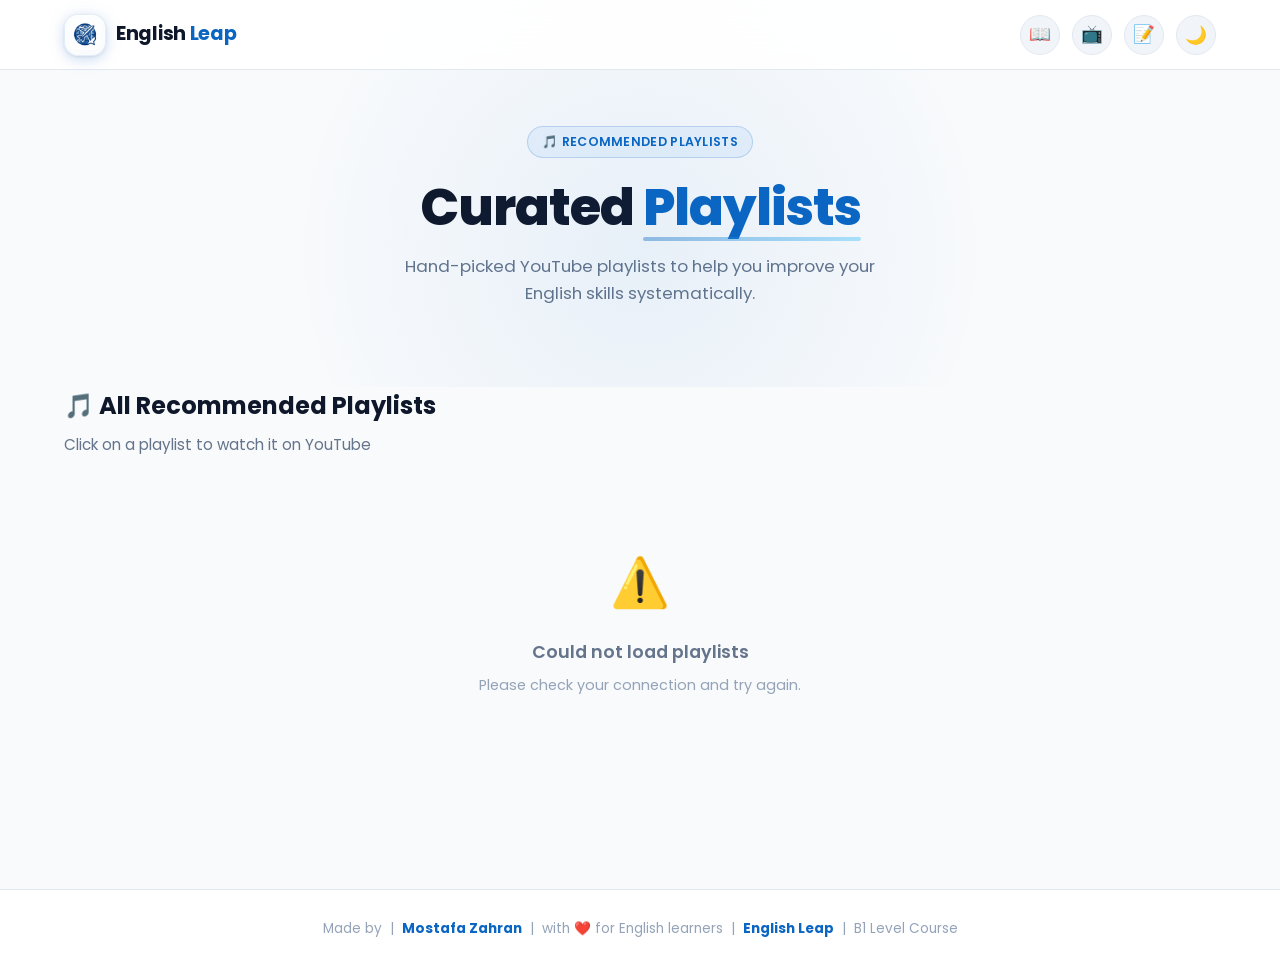
<file: playlists.html>
<!DOCTYPE html>
<html lang="en" data-theme="light">

<head>
  <meta charset="UTF-8" />
  <meta name="viewport" content="width=device-width, initial-scale=1.0" />
  <meta name="description"
    content="English Leap — Recommended YouTube playlists to improve your English skills." />
  <title>Playlists - English Leap</title>
  <link rel="icon" href="icons/Endlish-Recap.png" />
  <link rel="stylesheet" href="css/style.css" />
</head>

<body>

  <!-- ======= NAVBAR ======= -->
  <nav class="navbar" role="navigation" aria-label="Main navigation">
    <div class="nav-inner">
      <a href="index.html" class="nav-logo" aria-label="English Leap Home">
        <img src="icons/Endlish-Recap.png" alt="English Leap" class="logo-icon" />
        <span>English <em>Leap</em></span>
      </a>
      <div class="nav-actions">
        <a href="vocabulary.html" class="btn-icon" aria-label="Vocabulary" title="Vocabulary">📖</a>
        <a href="videos.html" class="btn-icon" aria-label="Videos" title="Videos">📺</a>
        <a href="exam.html" class="btn-icon" aria-label="Exam" title="Exam">📝</a>
        <button class="btn-icon" id="darkToggle" aria-label="Toggle dark mode" title="Toggle dark mode">🌙</button>
      </div>
    </div>
  </nav>

  <!-- ======= HERO ======= -->
  <header class="hero" role="banner">
    <div class="hero-badge">🎵 Recommended Playlists</div>
    <h1>Curated <em>Playlists</em></h1>
    <p>Hand-picked YouTube playlists to help you improve your English skills systematically.</p>
  </header>

  <!-- ======= MAIN CONTENT ======= -->
  <main class="container" role="main">

    <!-- Playlists Section -->
    <div class="playlists-section" id="playlistsSection" role="region" aria-label="Recommended Playlists">
      <div class="playlists-header">
        <h2>🎵 All Recommended Playlists</h2>
        <p class="playlists-subtitle">Click on a playlist to watch it on YouTube</p>
      </div>
      <div class="playlists-grid" id="playlistsGrid">
        <!-- Populated by JS -->
      </div>
    </div>

  </main>

  <!-- ======= FOOTER ======= -->
  <footer class="footer" role="contentinfo">
    <p>Made by &nbsp;|&nbsp; <strong>Mostafa Zahran</strong> &nbsp;|&nbsp;  with ❤️ for English learners &nbsp;|&nbsp; <strong>English Leap</strong> &nbsp;|&nbsp; B1 Level Course</p>
  </footer>

  <!-- ======= TOAST ======= -->
  <div id="toastContainer" aria-live="polite"></div>

  <script src="js/playlists.js"></script>
</body>

</html>
</file>
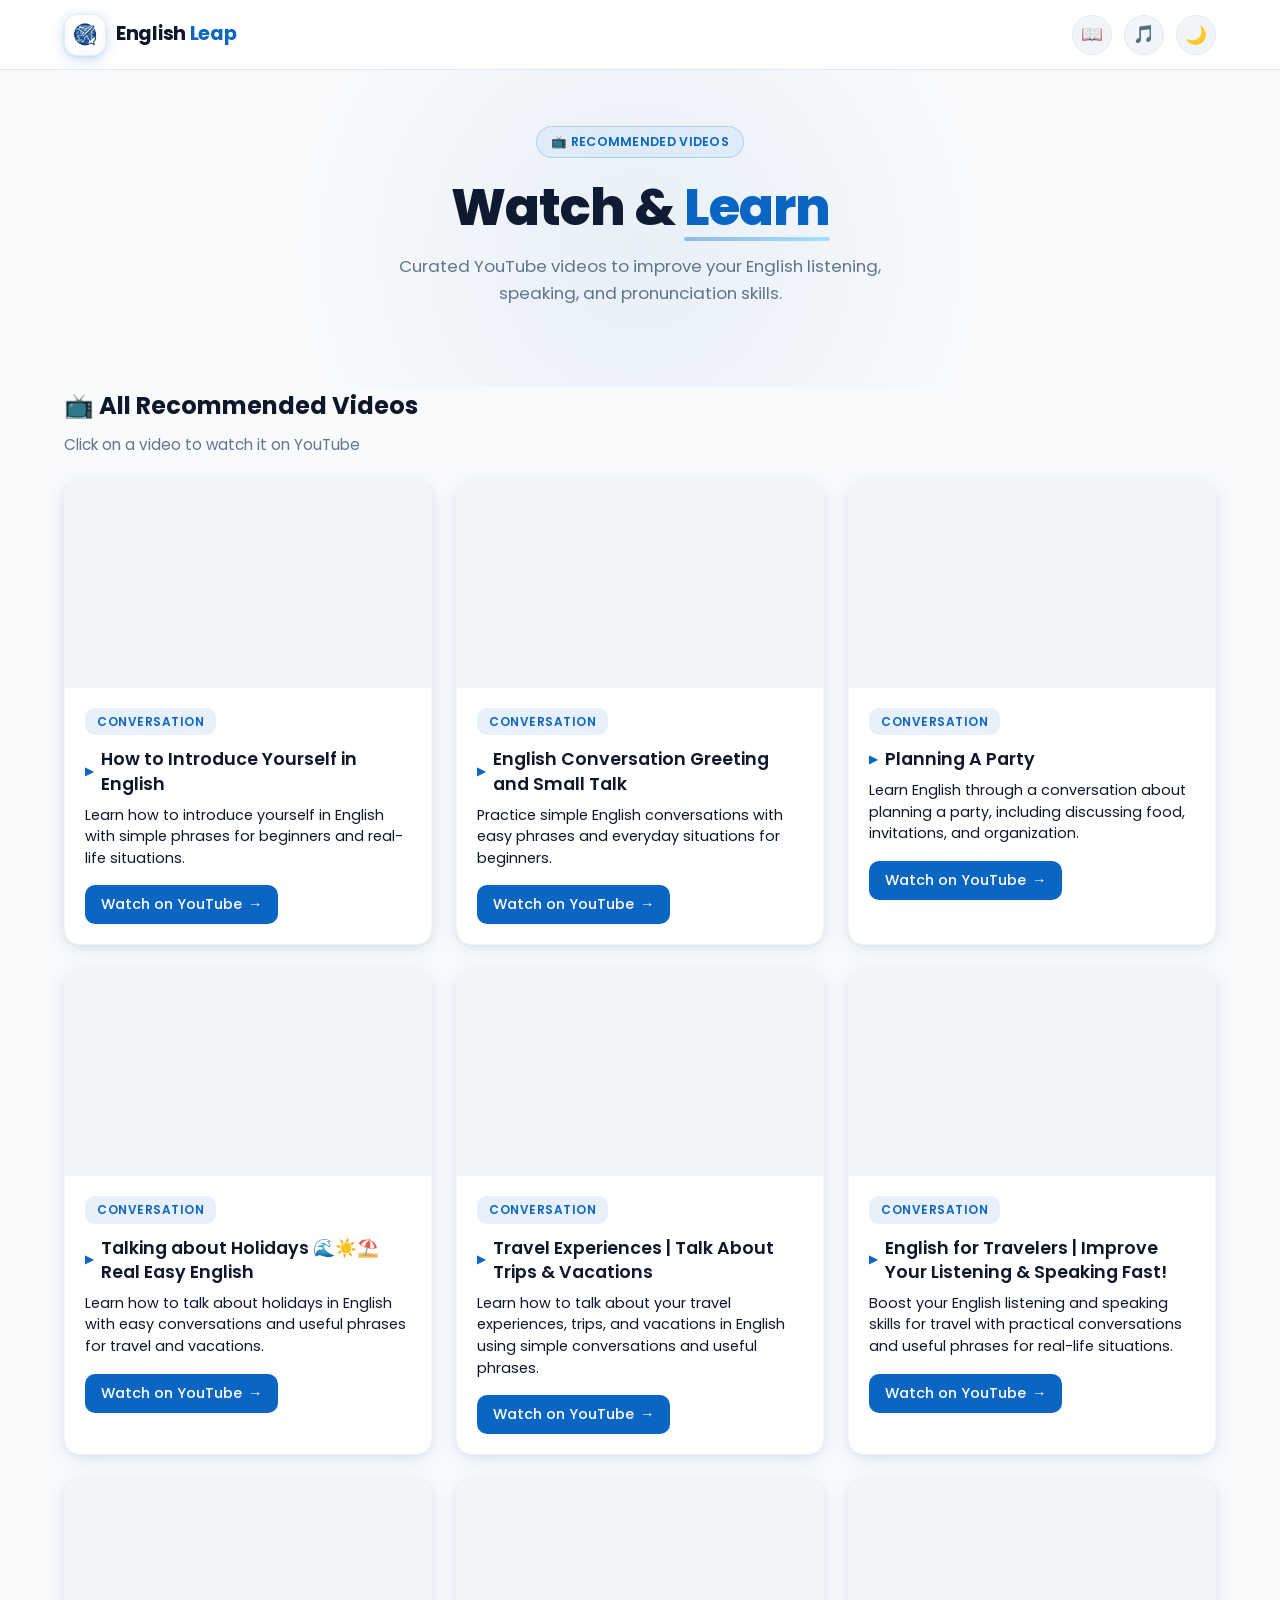
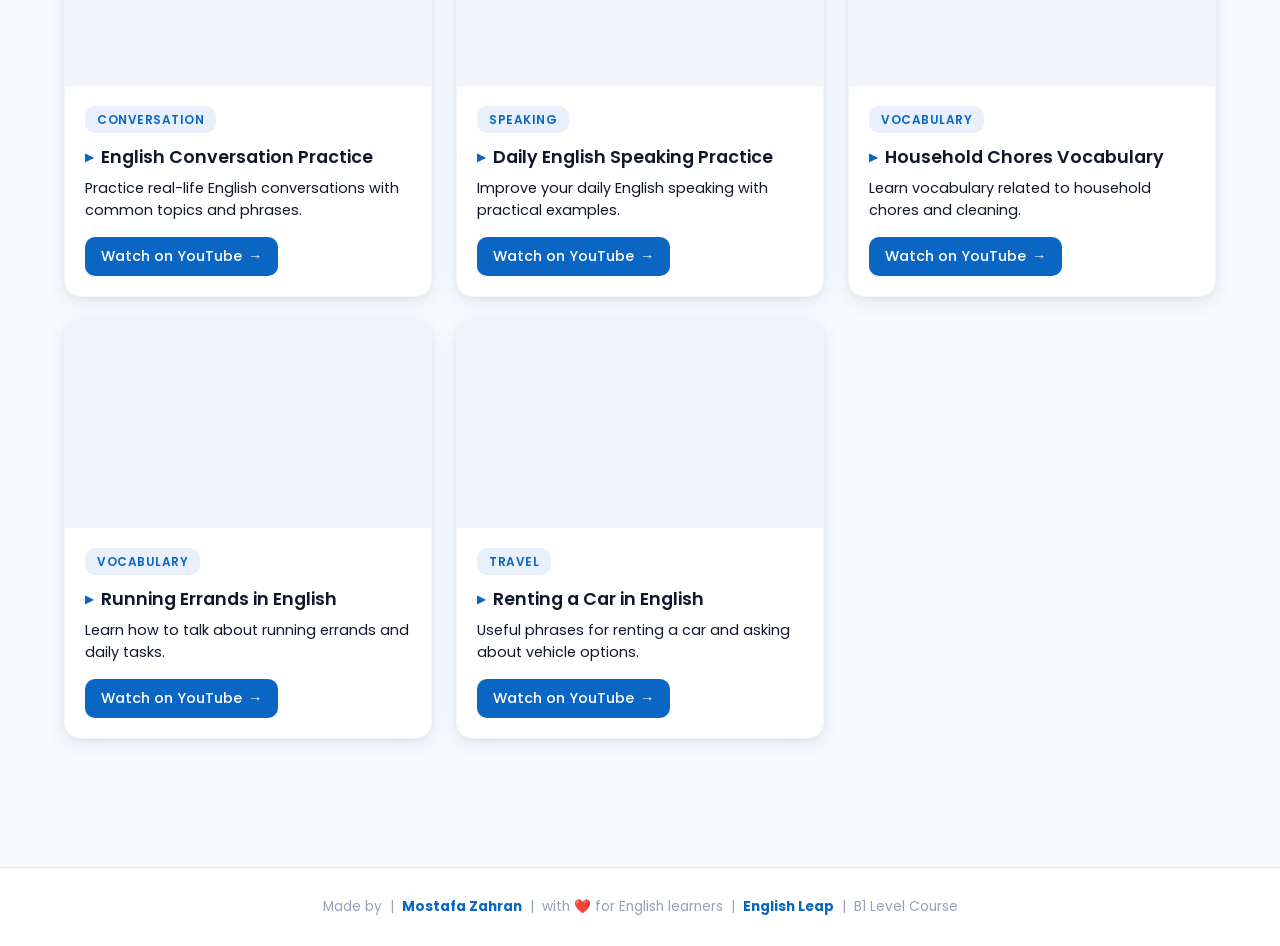
<file: videos.html>
<!DOCTYPE html>
<html lang="en" data-theme="light">

<head>
  <meta charset="UTF-8" />
  <meta name="viewport" content="width=device-width, initial-scale=1.0" />
  <meta name="description"
    content="English Leap — Recommended YouTube videos to improve your English listening and speaking skills." />
  <title>Recommended Videos - English Leap</title>
  <link rel="icon" href="icons/Endlish-Recap.png" />
  <link rel="stylesheet" href="css/style.css" />
</head>

<body>

  <!-- ======= NAVBAR ======= -->
  <nav class="navbar" role="navigation" aria-label="Main navigation">
    <div class="nav-inner">
      <a href="index.html" class="nav-logo" aria-label="English Leap Home">
        <img src="icons/Endlish-Recap.png" alt="English Leap" class="logo-icon" />
        <span>English <em>Leap</em></span>
      </a>
      <div class="nav-actions">
        <a href="vocabulary.html" class="btn-icon" aria-label="Vocabulary" title="Vocabulary">📖</a>
        <a href="playlists.html" class="btn-icon" aria-label="Playlists" title="Playlists">🎵</a>
        <button class="btn-icon" id="darkToggle" aria-label="Toggle dark mode" title="Toggle dark mode">🌙</button>
      </div>
    </div>
  </nav>

  <!-- ======= HERO ======= -->
  <header class="hero" role="banner">
    <div class="hero-badge">📺 Recommended Videos</div>
    <h1>Watch & <em>Learn</em></h1>
    <p>Curated YouTube videos to improve your English listening, speaking, and pronunciation skills.</p>
  </header>

  <!-- ======= MAIN CONTENT ======= -->
  <main class="container" role="main">

    <!-- Videos Section -->
    <div class="videos-section" id="videosSection" role="region" aria-label="Recommended Videos">
      <div class="videos-header">
        <h2>📺 All Recommended Videos</h2>
        <p class="videos-subtitle">Click on a video to watch it on YouTube</p>
      </div>
      <div class="videos-grid" id="videosGrid">
        <!-- Populated by JS -->
      </div>
    </div>

  </main>

  <!-- ======= FOOTER ======= -->
  <footer class="footer" role="contentinfo">
    <p>Made by &nbsp;|&nbsp; <strong>Mostafa Zahran</strong> &nbsp;|&nbsp;  with ❤️ for English learners &nbsp;|&nbsp; <strong>English Leap</strong> &nbsp;|&nbsp; B1 Level Course</p>
  </footer>

  <!-- ======= TOAST ======= -->
  <div id="toastContainer" aria-live="polite"></div>

  <script src="js/videos.js"></script>
</body>

</html>
</file>
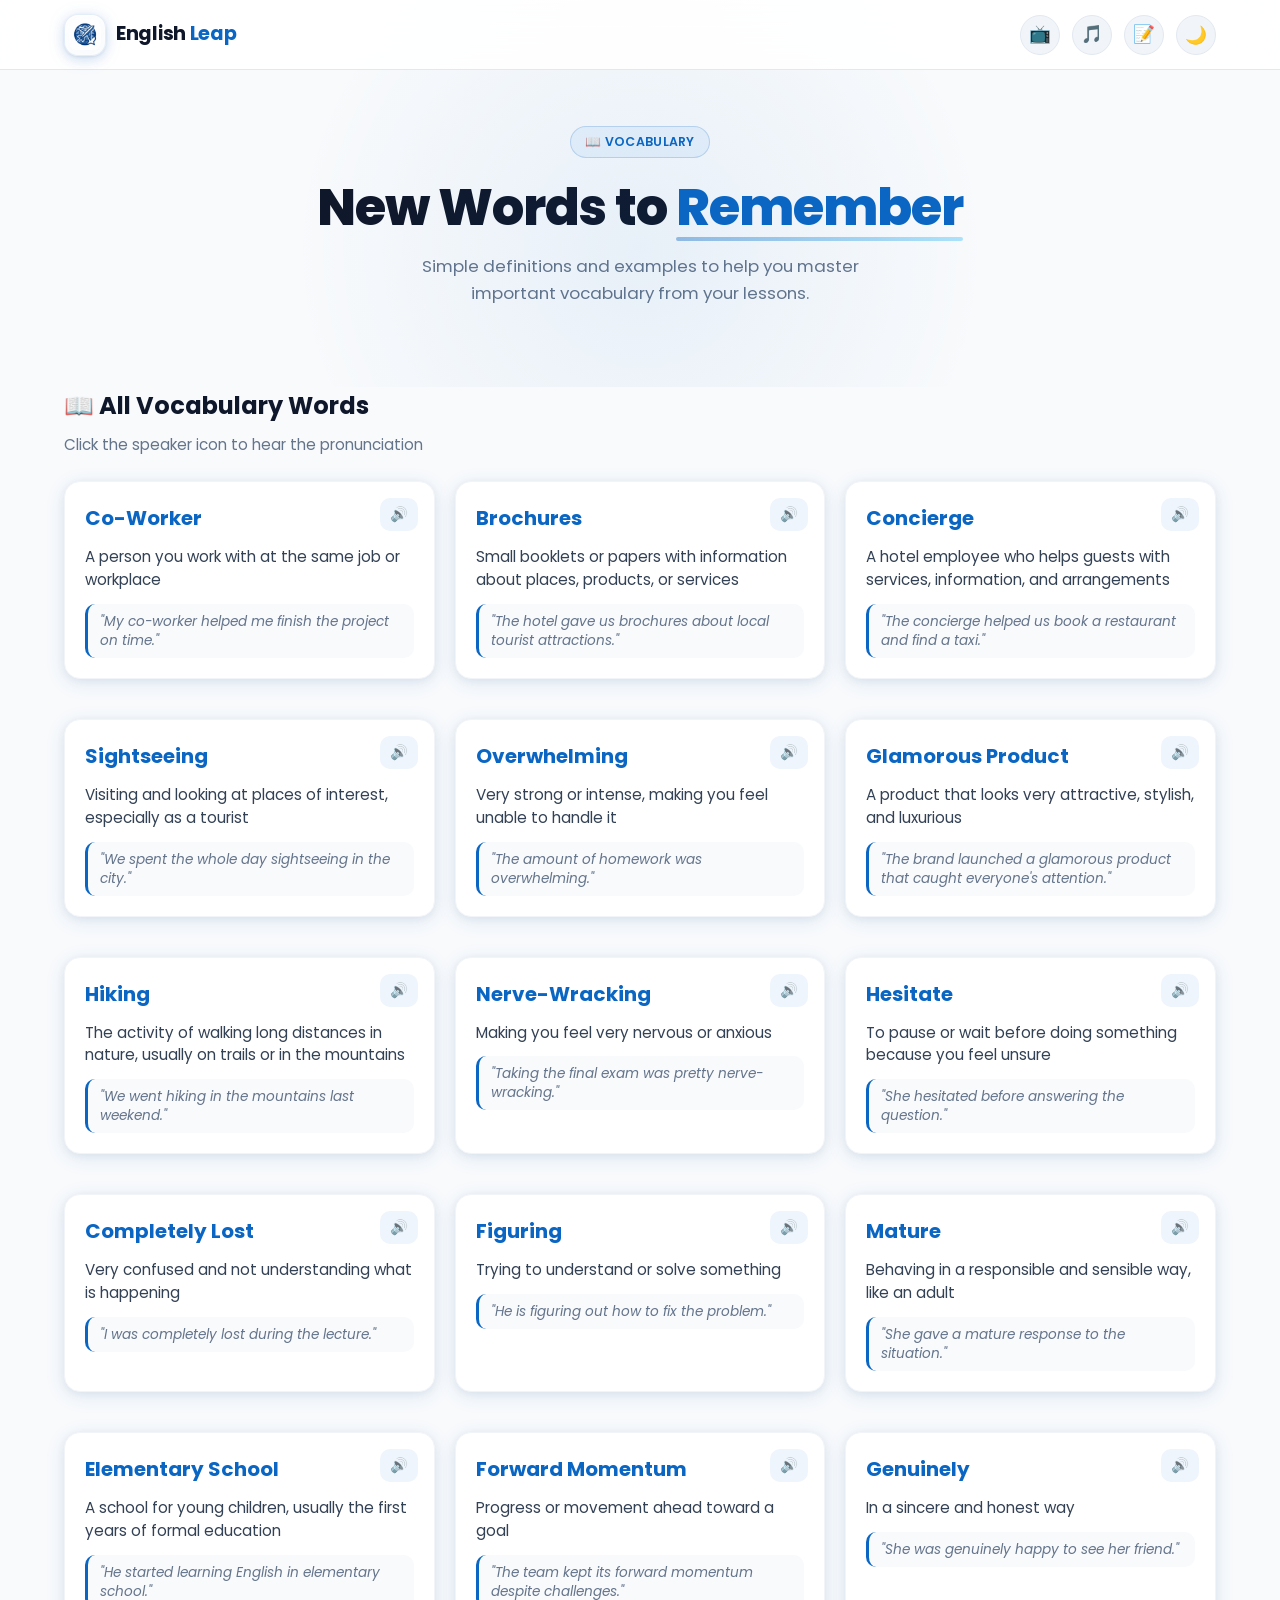
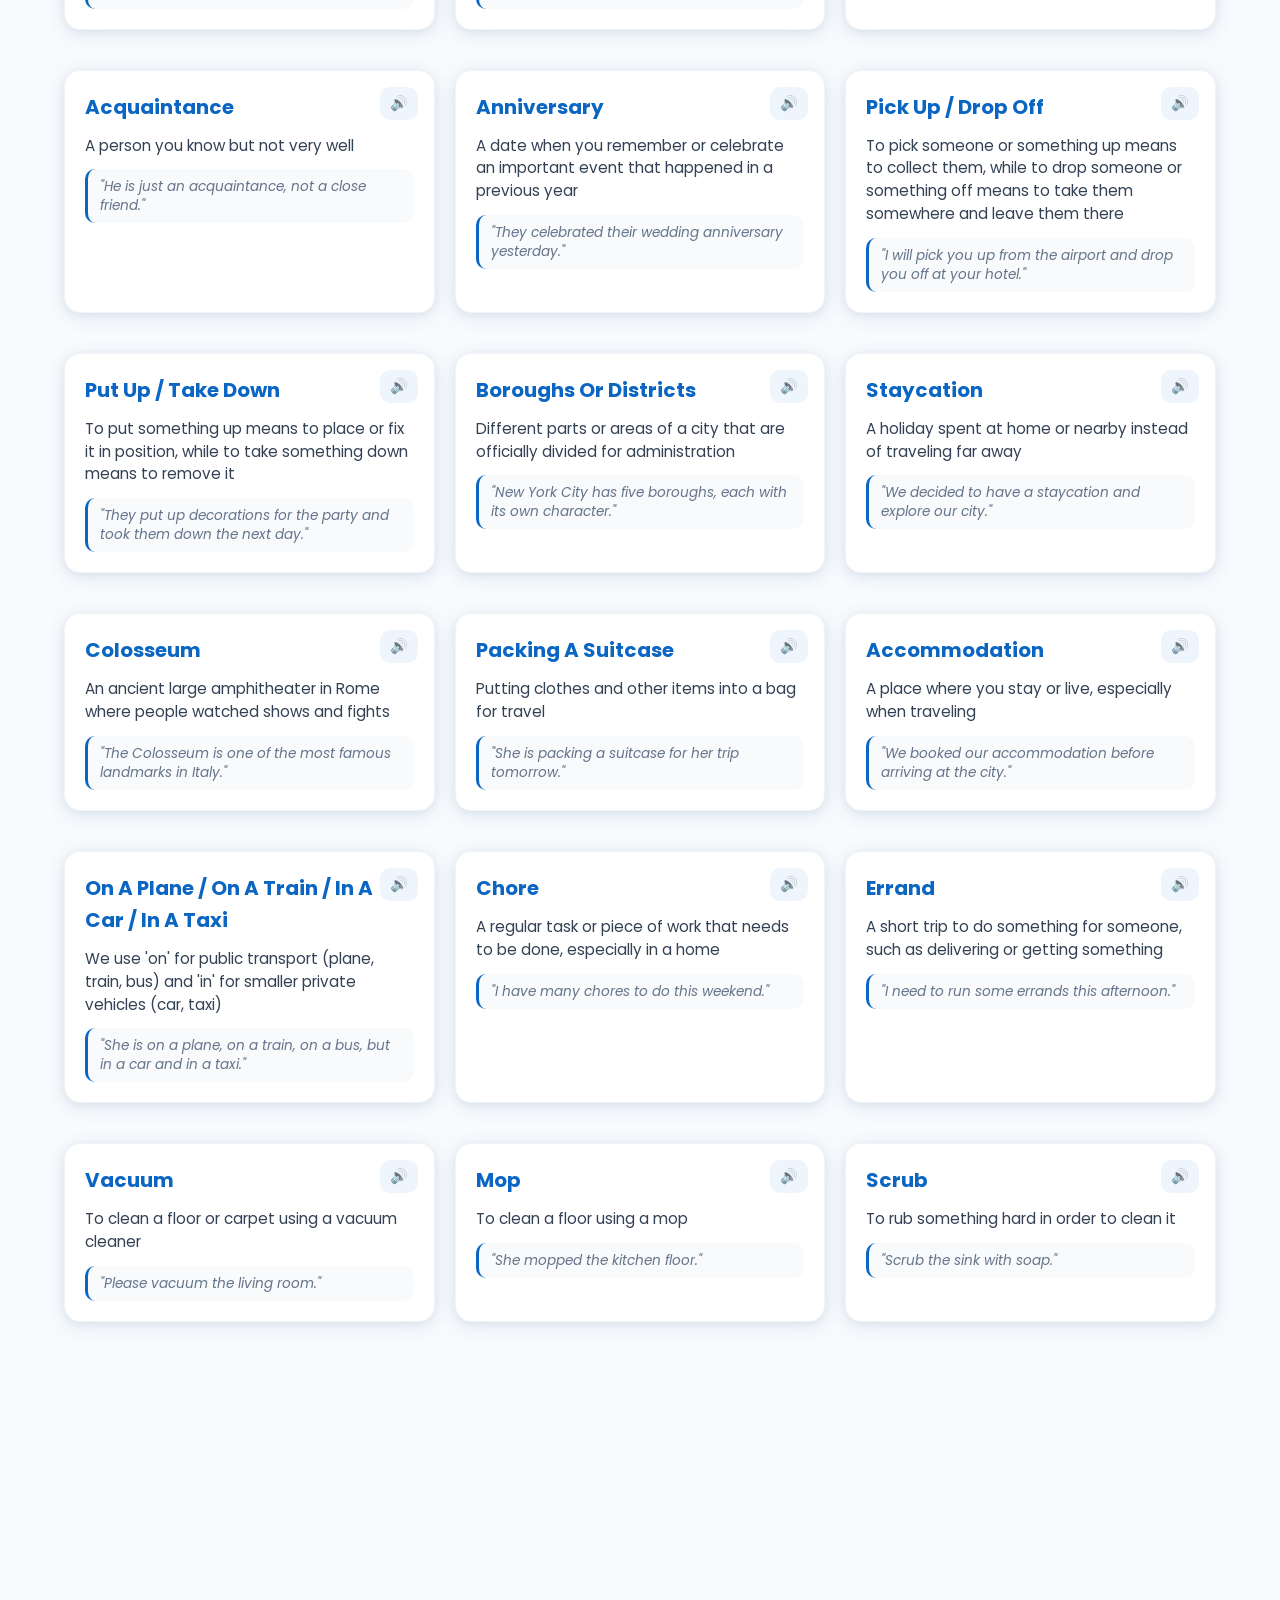
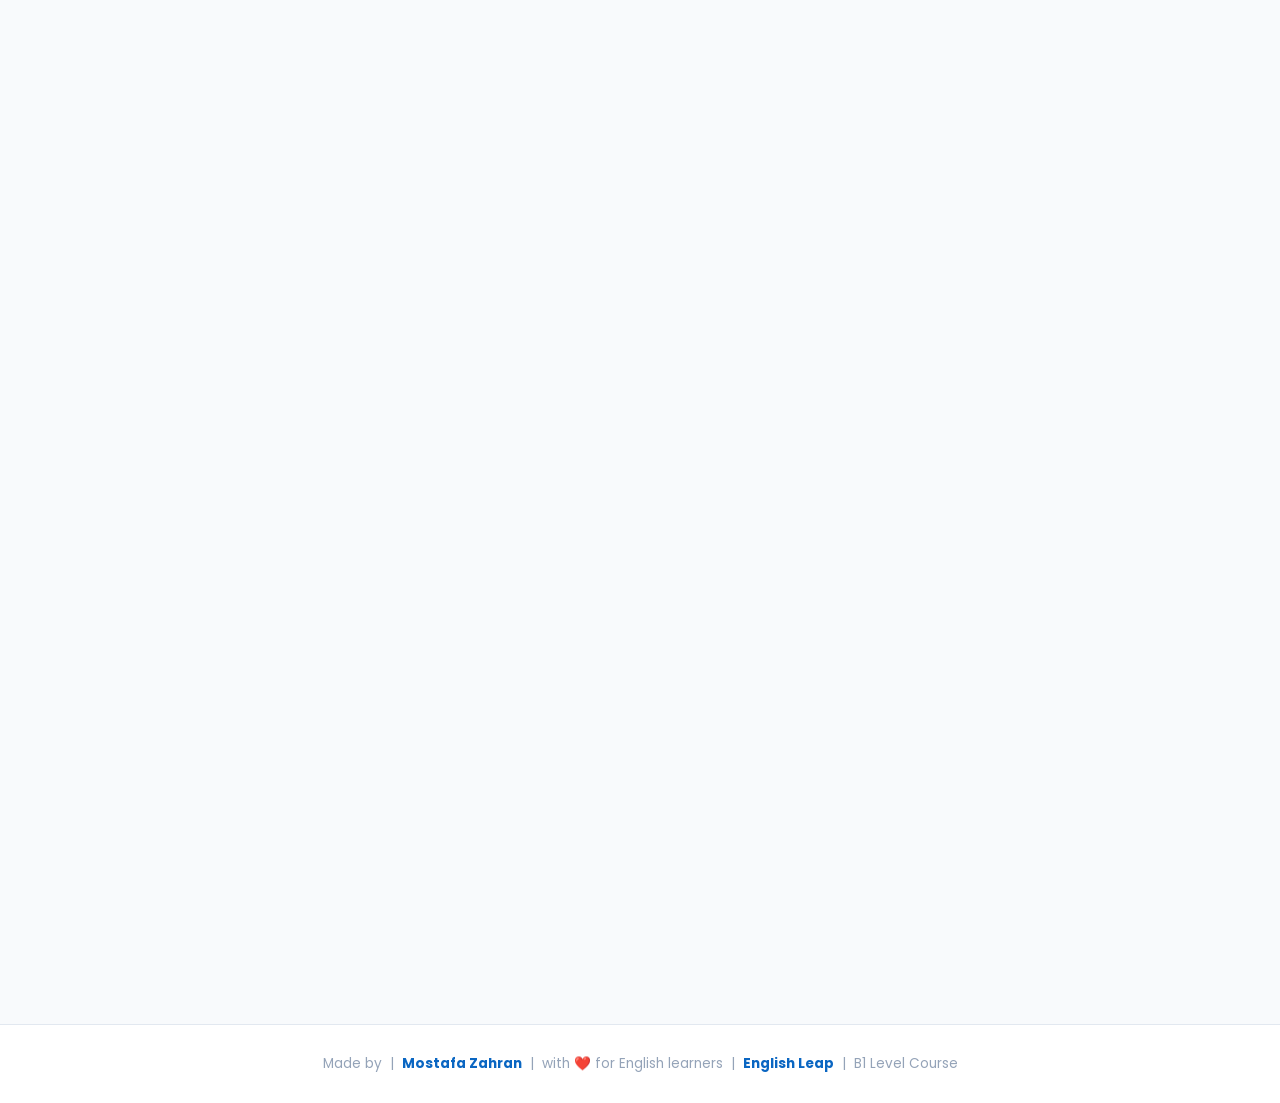
<file: vocabulary.html>
<!DOCTYPE html>
<html lang="en" data-theme="light">

<head>
  <meta charset="UTF-8" />
  <meta name="viewport" content="width=device-width, initial-scale=1.0" />
  <meta name="description"
    content="English Leap — Vocabulary page with words, definitions, and examples to help you remember important terms." />
  <title>Vocabulary - English Leap</title>
  <link rel="icon" href="icons/Endlish-Recap.png" />
  <link rel="stylesheet" href="css/style.css" />
</head>

<body>

  <!-- ======= NAVBAR ======= -->
  <nav class="navbar" role="navigation" aria-label="Main navigation">
    <div class="nav-inner">
      <a href="index.html" class="nav-logo" aria-label="English Leap Home">
        <img src="icons/Endlish-Recap.png" alt="English Leap" class="logo-icon" />
        <span>English <em>Leap</em></span>
      </a>
      <div class="nav-actions">
        <a href="videos.html" class="btn-icon" aria-label="Videos" title="Videos">📺</a>
        <a href="playlists.html" class="btn-icon" aria-label="Playlists" title="Playlists">🎵</a>
        <a href="exam.html" class="btn-icon" aria-label="Exam" title="Exam">📝</a>
        <button class="btn-icon" id="darkToggle" aria-label="Toggle dark mode" title="Toggle dark mode">🌙</button>
      </div>
    </div>
  </nav>

  <!-- ======= HERO ======= -->
  <header class="hero" role="banner">
    <div class="hero-badge">📖 Vocabulary</div>
    <h1>New Words to <em>Remember</em></h1>
    <p>Simple definitions and examples to help you master important vocabulary from your lessons.</p>
  </header>

  <!-- ======= MAIN CONTENT ======= -->
  <main class="container" role="main">

    <!-- Vocabulary Section -->
    <div class="vocabulary-section" id="vocabularySection" role="region" aria-label="Vocabulary Words">
      <div class="vocabulary-header">
        <h2>📖 All Vocabulary Words</h2>
        <p class="vocabulary-subtitle">Click the speaker icon to hear the pronunciation</p>
      </div>
      <div class="vocabulary-grid" id="vocabularyGrid">
        <!-- Populated by JS -->
      </div>
    </div>

  </main>

  <!-- ======= FOOTER ======= -->
  <footer class="footer" role="contentinfo">
    <p>Made by &nbsp;|&nbsp; <strong>Mostafa Zahran</strong> &nbsp;|&nbsp;  with ❤️ for English learners &nbsp;|&nbsp; <strong>English Leap</strong> &nbsp;|&nbsp; B1 Level Course</p>
  </footer>

  <!-- ======= TOAST ======= -->
  <div id="toastContainer" aria-live="polite"></div>

  <script src="js/vocabulary.js"></script>
</body>

</html>
</file>
<file: css/style.css>
/* ==============================
   ENGLISH LEAP — DESIGN SYSTEM
   ============================== */

@import url('https://fonts.googleapis.com/css2?family=Poppins:wght@300;400;500;600;700;800&family=Playfair+Display:wght@700&display=swap');

/* --- CSS VARIABLES --- */
:root {
  --primary: #0A66C2;
  --primary-dark: #084fa0;
  --primary-light: #e8f1fb;
  --primary-mid: #3b82c4;
  --accent: #38bdf8;
  --accent-glow: rgba(56,189,248,0.18);
  --white: #ffffff;
  --gray-50: #f8fafc;
  --gray-100: #f1f5f9;
  --gray-200: #e2e8f0;
  --gray-300: #cbd5e1;
  --gray-400: #94a3b8;
  --gray-500: #64748b;
  --gray-700: #334155;
  --gray-900: #0f172a;
  --danger: #ef4444;
  --success: #22c55e;
  --warning: #f59e0b;

  --radius-sm: 10px;
  --radius: 16px;
  --radius-lg: 22px;
  --radius-xl: 32px;
  --radius-full: 9999px;

  --shadow-sm: 0 1px 3px rgba(10,102,194,0.08), 0 1px 2px rgba(0,0,0,0.04);
  --shadow: 0 4px 20px rgba(10,102,194,0.10), 0 2px 8px rgba(0,0,0,0.06);
  --shadow-md: 0 8px 32px rgba(10,102,194,0.14), 0 4px 12px rgba(0,0,0,0.08);
  --shadow-lg: 0 20px 60px rgba(10,102,194,0.16), 0 8px 24px rgba(0,0,0,0.10);
  --shadow-card-hover: 0 24px 64px rgba(10,102,194,0.22), 0 8px 20px rgba(0,0,0,0.10);

  --transition: all 0.28s cubic-bezier(0.4, 0, 0.2, 1);
  --transition-fast: all 0.15s ease;
  --transition-bounce: all 0.4s cubic-bezier(0.34, 1.56, 0.64, 1);

  --font-main: 'Poppins', sans-serif;
  --font-display: 'Playfair Display', serif;

  --nav-h: 70px;
}

/* Dark Mode */
[data-theme="dark"] {
  --white: #0f172a;
  --gray-50: #1e293b;
  --gray-100: #1e293b;
  --gray-200: #334155;
  --gray-300: #475569;
  --gray-400: #64748b;
  --gray-500: #94a3b8;
  --gray-700: #cbd5e1;
  --gray-900: #f1f5f9;
  --primary-light: #0f2743;
  --shadow: 0 4px 20px rgba(0,0,0,0.3), 0 2px 8px rgba(0,0,0,0.2);
  --shadow-md: 0 8px 32px rgba(0,0,0,0.4), 0 4px 12px rgba(0,0,0,0.25);
  --shadow-lg: 0 20px 60px rgba(0,0,0,0.5), 0 8px 24px rgba(0,0,0,0.3);
  --shadow-card-hover: 0 24px 64px rgba(10,102,194,0.35), 0 8px 20px rgba(0,0,0,0.4);
}

/* --- RESET & BASE --- */
*, *::before, *::after { box-sizing: border-box; margin: 0; padding: 0; }

html { scroll-behavior: smooth; font-size: 16px; }

body {
  font-family: var(--font-main);
  background: var(--gray-50);
  color: var(--gray-900);
  min-height: 100vh;
  transition: background 0.3s ease, color 0.3s ease;
  line-height: 1.6;
}

img { max-width: 100%; display: block; }
a { text-decoration: none; color: inherit; }
button { cursor: pointer; border: none; outline: none; font-family: var(--font-main); }
ul { list-style: none; }

/* --- SCROLLBAR --- */
::-webkit-scrollbar { width: 6px; }
::-webkit-scrollbar-track { background: var(--gray-100); }
::-webkit-scrollbar-thumb { background: var(--gray-300); border-radius: 99px; }
::-webkit-scrollbar-thumb:hover { background: var(--primary); }

/* ==============================
   NAVIGATION
   ============================== */
.navbar {
  position: fixed;
  top: 0; left: 0; right: 0;
  height: var(--nav-h);
  background: rgba(255,255,255,0.88);
  backdrop-filter: blur(20px);
  -webkit-backdrop-filter: blur(20px);
  border-bottom: 1px solid var(--gray-200);
  z-index: 1000;
  transition: var(--transition);
}
[data-theme="dark"] .navbar {
  background: rgba(15,23,42,0.88);
}
.nav-inner {
  max-width: 1200px;
  margin: 0 auto;
  height: 100%;
  display: flex;
  align-items: center;
  justify-content: space-between;
  padding: 0 24px;
}
.nav-logo {
  display: flex;
  align-items: center;
  gap: 10px;
  font-weight: 700;
  font-size: 1.2rem;
  color: var(--primary);
  letter-spacing: -0.3px;
}
.nav-logo .logo-icon {
  width: 42px; height: 42px;
  border-radius: 14px;
  object-fit: contain;
  transition: all 0.3s cubic-bezier(0.4, 0, 0.2, 1);
  filter: drop-shadow(0 2px 8px rgba(10, 102, 194, 0.15));
  background: linear-gradient(135deg, rgba(255,255,255,0.9) 0%, rgba(255,255,255,0.7) 100%);
  padding: 4px;
  box-shadow:
    0 1px 3px rgba(0, 0, 0, 0.08),
    0 4px 12px rgba(10, 102, 194, 0.1),
    inset 0 1px 0 rgba(255, 255, 255, 0.8);
  border: 1px solid rgba(10, 102, 194, 0.1);
}

.nav-logo:hover .logo-icon {
  transform: scale(1.08) translateY(-1px);
  filter: drop-shadow(0 8px 16px rgba(10, 102, 194, 0.25));
  box-shadow:
    0 2px 6px rgba(0, 0, 0, 0.12),
    0 8px 20px rgba(10, 102, 194, 0.2),
    inset 0 1px 0 rgba(255, 255, 255, 0.9);
  border-color: rgba(10, 102, 194, 0.2);
}

.nav-logo span { color: var(--gray-900); }
.nav-logo span em { color: var(--primary); font-style: normal; }

.nav-actions { display: flex; align-items: center; gap: 12px; }

.nav-search-wrap {
  position: relative;
  display: flex;
  align-items: center;
}
#navSearch {
  width: 220px;
  padding: 8px 16px 8px 40px;
  border-radius: var(--radius-full);
  border: 1.5px solid var(--gray-200);
  background: var(--gray-100);
  font-family: var(--font-main);
  font-size: 0.875rem;
  color: var(--gray-900);
  transition: var(--transition);
}
#navSearch:focus {
  outline: none;
  border-color: var(--primary);
  background: var(--white);
  box-shadow: 0 0 0 3px rgba(10,102,194,0.12);
  width: 260px;
}
.search-icon-nav {
  position: absolute;
  left: 13px;
  color: var(--gray-400);
  font-size: 0.95rem;
  pointer-events: none;
}

.btn-icon {
  width: 40px; height: 40px;
  border-radius: 50%;
  background: var(--gray-100);
  border: 1.5px solid var(--gray-200);
  display: flex; align-items: center; justify-content: center;
  font-size: 1.1rem;
  color: var(--gray-500);
  transition: var(--transition);
}
.btn-icon:hover {
  background: var(--primary-light);
  border-color: var(--primary);
  color: var(--primary);
  transform: scale(1.05);
}

.nav-back {
  display: flex; align-items: center; gap: 6px;
  font-size: 0.9rem; font-weight: 500;
  color: var(--gray-500);
  padding: 6px 14px;
  border-radius: var(--radius-full);
  background: var(--gray-100);
  border: 1.5px solid var(--gray-200);
  transition: var(--transition);
}
.nav-back:hover {
  color: var(--primary);
  background: var(--primary-light);
  border-color: var(--primary);
}

/* ==============================
   HERO / HEADER
   ============================== */
.hero {
  padding: calc(var(--nav-h) + 56px) 24px 48px;
  text-align: center;
  position: relative;
  overflow: hidden;
}
.hero::before {
  content: '';
  position: absolute;
  top: -100px; left: 50%; transform: translateX(-50%);
  width: 700px; height: 700px;
  background: radial-gradient(ellipse, rgba(10,102,194,0.07) 0%, transparent 70%);
  pointer-events: none;
}
.hero-badge {
  display: inline-flex; align-items: center; gap: 6px;
  background: var(--primary-light);
  color: var(--primary);
  font-size: 0.78rem; font-weight: 600;
  padding: 5px 14px;
  border-radius: var(--radius-full);
  border: 1.5px solid rgba(10,102,194,0.2);
  margin-bottom: 20px;
  letter-spacing: 0.3px;
  text-transform: uppercase;
}
.hero h1 {
  font-size: clamp(2rem, 5vw, 3.2rem);
  font-weight: 800;
  line-height: 1.15;
  color: var(--gray-900);
  letter-spacing: -1px;
  margin-bottom: 16px;
}
.hero h1 em {
  font-style: normal;
  color: var(--primary);
  position: relative;
}
.hero h1 em::after {
  content: '';
  position: absolute;
  bottom: 2px; left: 0; right: 0;
  height: 4px;
  background: linear-gradient(90deg, var(--primary), var(--accent));
  border-radius: 2px;
  opacity: 0.4;
}
.hero p {
  font-size: 1.05rem;
  color: var(--gray-500);
  max-width: 520px;
  margin: 0 auto 32px;
  font-weight: 400;
}
.hero-stats {
  display: flex;
  justify-content: center;
  gap: 32px;
  flex-wrap: wrap;
}
.stat-item {
  text-align: center;
}
.stat-num {
  font-size: 1.8rem;
  font-weight: 800;
  color: var(--primary);
  line-height: 1;
  margin-bottom: 4px;
}
.stat-label {
  font-size: 0.78rem;
  color: var(--gray-400);
  font-weight: 500;
  text-transform: uppercase;
  letter-spacing: 0.5px;
}

/* ==============================
   SECTION HEADERS
   ============================== */
.section-header {
  display: flex;
  align-items: center;
  justify-content: space-between;
  margin-bottom: 24px;
  gap: 12px;
  flex-wrap: wrap;
}
.section-title {
  font-size: 1.25rem;
  font-weight: 700;
  color: var(--gray-900);
  display: flex; align-items: center; gap: 8px;
}
.section-title .icon { font-size: 1.1rem; }
.section-count {
  font-size: 0.8rem; font-weight: 600;
  color: var(--gray-400);
  background: var(--gray-100);
  padding: 3px 10px;
  border-radius: var(--radius-full);
  border: 1px solid var(--gray-200);
}

/* ==============================
   FILTER BAR
   ============================== */
.filter-bar {
  display: flex;
  align-items: center;
  gap: 8px;
  flex-wrap: wrap;
}
.filter-btn {
  padding: 6px 16px;
  border-radius: var(--radius-full);
  font-size: 0.82rem; font-weight: 600;
  background: var(--gray-100);
  border: 1.5px solid var(--gray-200);
  color: var(--gray-500);
  transition: var(--transition);
  letter-spacing: 0.2px;
}
.filter-btn:hover { border-color: var(--primary); color: var(--primary); background: var(--primary-light); }
.filter-btn.active { background: var(--primary); border-color: var(--primary); color: var(--white); }

/* ==============================
   MAIN CONTAINER
   ============================== */
.container {
  max-width: 1200px;
  margin: 0 auto;
  padding: 0 24px 80px;
}

/* ==============================
   CHAPTER CARDS GRID
   ============================== */
.chapters-grid {
  display: grid;
  grid-template-columns: repeat(auto-fill, minmax(300px, 1fr));
  gap: 24px;
}

.chapter-card {
  background: var(--white);
  border-radius: var(--radius-lg);
  padding: 28px;
  box-shadow: var(--shadow);
  border: 1.5px solid var(--gray-200);
  transition: var(--transition-bounce);
  cursor: pointer;
  position: relative;
  overflow: hidden;
}
.chapter-card::before {
  content: '';
  position: absolute;
  top: 0; left: 0; right: 0;
  height: 4px;
  background: linear-gradient(90deg, var(--primary), var(--accent));
  transform: scaleX(0);
  transform-origin: left;
  transition: transform 0.3s ease;
}
.chapter-card:hover::before { transform: scaleX(1); }
.chapter-card:hover {
  transform: translateY(-6px);
  box-shadow: var(--shadow-card-hover);
  border-color: rgba(10,102,194,0.25);
}

.card-icon {
  width: 54px; height: 54px;
  background: var(--primary-light);
  border-radius: var(--radius);
  display: flex; align-items: center; justify-content: center;
  font-size: 1.6rem;
  margin-bottom: 16px;
  transition: var(--transition);
}
.chapter-card:hover .card-icon {
  background: var(--primary);
  transform: scale(1.08) rotate(-3deg);
}

.card-header {
  display: flex; align-items: flex-start; justify-content: space-between;
  margin-bottom: 10px;
  gap: 8px;
}
.card-level {
  font-size: 0.72rem; font-weight: 700;
  color: var(--primary);
  background: var(--primary-light);
  padding: 3px 10px;
  border-radius: var(--radius-full);
  border: 1.5px solid rgba(10,102,194,0.2);
  letter-spacing: 0.5px;
  white-space: nowrap;
}
.card-title {
  font-size: 1.1rem; font-weight: 700;
  color: var(--gray-900);
  line-height: 1.3;
  margin-bottom: 8px;
}
.card-desc {
  font-size: 0.85rem;
  color: var(--gray-400);
  line-height: 1.5;
  margin-bottom: 20px;
  display: -webkit-box;
  -webkit-line-clamp: 2;
  -webkit-box-orient: vertical;
  overflow: hidden;
}
.card-meta {
  display: flex; align-items: center; gap: 16px;
  margin-bottom: 20px;
}
.card-meta-item {
  display: flex; align-items: center; gap: 5px;
  font-size: 0.78rem; font-weight: 500;
  color: var(--gray-400);
}
.card-meta-item span { font-size: 0.85rem; }

.btn-open {
  width: 100%;
  padding: 12px;
  border-radius: var(--radius);
  background: var(--primary);
  color: var(--white);
  font-weight: 600;
  font-size: 0.9rem;
  letter-spacing: 0.2px;
  transition: var(--transition);
  display: flex; align-items: center; justify-content: center; gap: 8px;
  box-shadow: 0 4px 14px rgba(10,102,194,0.3);
}
.btn-open:hover {
  background: var(--primary-dark);
  transform: translateY(-1px);
  box-shadow: 0 6px 20px rgba(10,102,194,0.4);
}
.btn-open .arrow { transition: transform 0.2s ease; }
.btn-open:hover .arrow { transform: translateX(4px); }

/* Empty state */
.empty-state {
  grid-column: 1 / -1;
  text-align: center;
  padding: 64px 24px;
  color: var(--gray-400);
}
.empty-state .empty-icon { font-size: 3rem; margin-bottom: 16px; }
.empty-state h3 { font-size: 1.1rem; font-weight: 600; margin-bottom: 8px; color: var(--gray-500); }
.empty-state p { font-size: 0.9rem; }

/* ==============================
   CHAPTER PAGE — HERO
   ============================== */
.chapter-hero {
  padding: calc(var(--nav-h) + 36px) 24px 36px;
  background: var(--white);
  border-bottom: 1px solid var(--gray-200);
  margin-bottom: 40px;
}
[data-theme="dark"] .chapter-hero { background: var(--gray-50); }
.chapter-hero-inner {
  max-width: 1200px;
  margin: 0 auto;
  display: flex;
  align-items: center;
  gap: 20px;
}
.chapter-icon-big {
  width: 70px; height: 70px; flex-shrink: 0;
  background: var(--primary-light);
  border-radius: var(--radius-lg);
  display: flex; align-items: center; justify-content: center;
  font-size: 2.2rem;
  box-shadow: var(--shadow);
}
.chapter-hero-text h1 {
  font-size: clamp(1.4rem, 3vw, 2rem);
  font-weight: 800;
  letter-spacing: -0.5px;
  color: var(--gray-900);
  margin-bottom: 6px;
}
.chapter-hero-text p {
  font-size: 0.92rem;
  color: var(--gray-400);
  max-width: 600px;
}
.chapter-level-badge {
  display: inline-block;
  font-size: 0.72rem; font-weight: 700;
  color: var(--primary);
  background: var(--primary-light);
  padding: 3px 10px;
  border-radius: var(--radius-full);
  border: 1.5px solid rgba(10,102,194,0.2);
  letter-spacing: 0.5px;
  margin-bottom: 8px;
}

/* ==============================
   TABS
   ============================== */
.tabs-wrap {
  display: flex;
  gap: 4px;
  background: var(--gray-100);
  padding: 5px;
  border-radius: var(--radius-lg);
  border: 1.5px solid var(--gray-200);
  flex-wrap: wrap;
}
.tab-btn {
  flex: 1;
  min-width: 110px;
  padding: 10px 16px;
  border-radius: 12px;
  font-size: 0.85rem; font-weight: 600;
  color: var(--gray-500);
  background: transparent;
  transition: var(--transition);
  display: flex; align-items: center; justify-content: center; gap: 6px;
  white-space: nowrap;
}
.tab-btn:hover { color: var(--primary); background: var(--white); }
.tab-btn.active {
  background: var(--white);
  color: var(--primary);
  box-shadow: var(--shadow-sm);
}
[data-theme="dark"] .tab-btn.active { background: var(--gray-200); }

.tab-panel { display: none; }
.tab-panel.active { display: block; animation: fadeInUp 0.3s ease; }

@keyframes fadeInUp {
  from { opacity: 0; transform: translateY(8px); }
  to { opacity: 1; transform: translateY(0); }
}

/* ==============================
   SUMMARY / VOCABULARY
   ============================== */
.vocab-card {
  background: var(--white);
  border-radius: var(--radius-lg);
  padding: 28px;
  box-shadow: var(--shadow);
  border: 1.5px solid var(--gray-200);
  margin-bottom: 20px;
}
.vocab-card h3 {
  font-size: 1rem; font-weight: 700;
  color: var(--gray-900);
  margin-bottom: 18px;
  display: flex; align-items: center; gap: 8px;
}
.vocab-tags {
  display: flex;
  flex-wrap: wrap;
  gap: 10px;
}
.vocab-tag {
  display: flex; align-items: center; gap: 6px;
  padding: 7px 15px;
  background: var(--primary-light);
  color: var(--primary);
  border-radius: var(--radius-full);
  font-size: 0.84rem; font-weight: 500;
  border: 1.5px solid rgba(10,102,194,0.15);
  transition: var(--transition);
  cursor: default;
}
.vocab-tag:hover {
  background: var(--primary);
  color: var(--white);
  transform: translateY(-2px);
  box-shadow: 0 4px 12px rgba(10,102,194,0.3);
}
.vocab-tag .tts-btn-tag {
  background: none;
  color: inherit;
  padding: 0; font-size: 0.85rem;
  opacity: 0.7;
  transition: opacity 0.2s;
}
.vocab-tag .tts-btn-tag:hover { opacity: 1; }

.grammar-box {
  background: linear-gradient(135deg, var(--primary-light), rgba(56,189,248,0.1));
  border: 1.5px solid rgba(10,102,194,0.2);
  border-radius: var(--radius-lg);
  padding: 20px 24px;
  font-size: 0.9rem;
  color: var(--gray-700);
  line-height: 1.7;
}
.grammar-box strong { color: var(--primary); }

/* ==============================
   VIDEOS
   ============================== */
.videos-grid {
  display: grid;
  grid-template-columns: repeat(auto-fill, minmax(340px, 1fr));
  gap: 20px;
}
.video-card {
  background: var(--white);
  border-radius: var(--radius-lg);
  overflow: hidden;
  box-shadow: var(--shadow);
  border: 1.5px solid var(--gray-200);
  transition: var(--transition);
}
.video-card:hover {
  transform: translateY(-4px);
  box-shadow: var(--shadow-md);
}
.video-wrapper {
  position: relative;
  padding-top: 56.25%; /* 16:9 */
  background: var(--gray-900);
}
.video-wrapper iframe {
  position: absolute;
  top: 0; left: 0;
  width: 100%; height: 100%;
  border: none;
}
.video-info {
  padding: 16px 18px;
}
.video-title {
  font-size: 0.9rem; font-weight: 600;
  color: var(--gray-900);
  display: flex; align-items: center; gap: 8px;
}
.video-title::before { content: '▶'; color: var(--primary); font-size: 0.7rem; }

/* ==============================
   CONVERSATION / CHAT
   ============================== */
.chat-container {
  background: var(--gray-100);
  border-radius: var(--radius-lg);
  padding: 24px;
  display: flex;
  flex-direction: column;
  gap: 14px;
  border: 1.5px solid var(--gray-200);
}
[data-theme="dark"] .chat-container { background: var(--gray-200); }

.chat-message {
  display: flex;
  align-items: flex-end;
  gap: 10px;
  max-width: 80%;
  animation: slideIn 0.3s ease;
}
@keyframes slideIn {
  from { opacity: 0; transform: translateY(10px); }
  to { opacity: 1; transform: translateY(0); }
}
.chat-message.speaker-b {
  flex-direction: row-reverse;
  align-self: flex-end;
  margin-left: auto;
}
.chat-avatar {
  width: 36px; height: 36px; flex-shrink: 0;
  border-radius: 50%;
  display: flex; align-items: center; justify-content: center;
  font-size: 0.8rem; font-weight: 700;
  color: var(--white);
}
.speaker-a .chat-avatar { background: var(--primary); }
.speaker-b .chat-avatar { background: var(--primary-dark); }

.bubble-wrap { display: flex; flex-direction: column; gap: 4px; }
.speaker-b .bubble-wrap { align-items: flex-end; }

.chat-label {
  font-size: 0.7rem; font-weight: 600;
  color: var(--gray-400);
  padding: 0 4px;
  text-transform: uppercase;
  letter-spacing: 0.4px;
}

.chat-bubble {
  padding: 12px 16px;
  border-radius: 18px;
  font-size: 0.9rem;
  line-height: 1.5;
  position: relative;
  max-width: 100%;
}
.speaker-a .chat-bubble {
  background: var(--white);
  color: var(--gray-900);
  border-bottom-left-radius: 4px;
  box-shadow: var(--shadow-sm);
  border: 1.5px solid var(--gray-200);
}
.speaker-b .chat-bubble {
  background: var(--primary);
  color: var(--white);
  border-bottom-right-radius: 4px;
  box-shadow: 0 4px 12px rgba(10,102,194,0.3);
}
.bubble-actions {
  display: flex; gap: 6px;
  margin-top: 4px;
  justify-content: flex-end;
}
.speaker-a .bubble-actions { justify-content: flex-start; }

.tts-btn {
  width: 28px; height: 28px;
  border-radius: 50%;
  background: var(--gray-100);
  color: var(--gray-500);
  display: flex; align-items: center; justify-content: center;
  font-size: 0.75rem;
  border: 1px solid var(--gray-200);
  transition: var(--transition-fast);
}
.tts-btn:hover {
  background: var(--primary);
  color: var(--white);
  border-color: var(--primary);
  transform: scale(1.1);
}
.tts-btn.speaking {
  background: var(--primary);
  color: var(--white);
  animation: pulse-speaker 0.8s ease-in-out infinite;
}
@keyframes pulse-speaker {
  0%, 100% { transform: scale(1); }
  50% { transform: scale(1.15); }
}

/* ==============================
   QUIZ
   ============================== */
.quiz-progress-bar {
  height: 6px;
  background: var(--gray-200);
  border-radius: var(--radius-full);
  margin-bottom: 24px;
  overflow: hidden;
}
.quiz-progress-fill {
  height: 100%;
  background: linear-gradient(90deg, var(--primary), var(--accent));
  border-radius: var(--radius-full);
  transition: width 0.4s ease;
}
.quiz-card {
  background: var(--white);
  border-radius: var(--radius-lg);
  padding: 28px;
  box-shadow: var(--shadow);
  border: 1.5px solid var(--gray-200);
  margin-bottom: 24px;
}
.quiz-num {
  font-size: 0.78rem; font-weight: 700;
  color: var(--primary);
  text-transform: uppercase;
  letter-spacing: 0.5px;
  margin-bottom: 10px;
}
.quiz-question {
  font-size: 1.05rem; font-weight: 600;
  color: var(--gray-900);
  margin-bottom: 20px;
  line-height: 1.4;
}
.quiz-options {
  display: flex;
  flex-direction: column;
  gap: 10px;
}
.quiz-option {
  padding: 13px 18px;
  border-radius: var(--radius);
  border: 1.5px solid var(--gray-200);
  background: var(--gray-50);
  font-size: 0.9rem; font-weight: 500;
  color: var(--gray-700);
  text-align: left;
  display: flex; align-items: center; gap: 12px;
  transition: var(--transition);
}
.quiz-option:hover:not(:disabled) {
  border-color: var(--primary);
  color: var(--primary);
  background: var(--primary-light);
  transform: translateX(4px);
}
.quiz-option .opt-letter {
  width: 26px; height: 26px; flex-shrink: 0;
  border-radius: 50%;
  background: var(--gray-200);
  color: var(--gray-500);
  display: flex; align-items: center; justify-content: center;
  font-size: 0.78rem; font-weight: 700;
  transition: var(--transition);
}
.quiz-option:hover:not(:disabled) .opt-letter {
  background: var(--primary);
  color: var(--white);
}
.quiz-option.correct {
  border-color: var(--success);
  background: rgba(34,197,94,0.08);
  color: var(--success);
}
.quiz-option.correct .opt-letter { background: var(--success); color: var(--white); }
.quiz-option.wrong {
  border-color: var(--danger);
  background: rgba(239,68,68,0.08);
  color: var(--danger);
}
.quiz-option.wrong .opt-letter { background: var(--danger); color: var(--white); }

.quiz-result {
  text-align: center;
  padding: 40px 24px;
  background: var(--white);
  border-radius: var(--radius-lg);
  box-shadow: var(--shadow);
  border: 1.5px solid var(--gray-200);
}
.result-score {
  font-size: 4rem; font-weight: 800;
  color: var(--primary);
  line-height: 1;
  margin-bottom: 8px;
}
.result-label { font-size: 1rem; color: var(--gray-500); margin-bottom: 24px; }
.result-emoji { font-size: 3rem; margin-bottom: 16px; }

/* ==============================
   BUTTONS
   ============================== */
.btn {
  display: inline-flex; align-items: center; gap: 8px;
  padding: 11px 22px;
  border-radius: var(--radius);
  font-size: 0.9rem; font-weight: 600;
  transition: var(--transition);
  letter-spacing: 0.2px;
}
.btn-primary {
  background: var(--primary);
  color: var(--white);
  box-shadow: 0 4px 14px rgba(10,102,194,0.3);
}
.btn-primary:hover {
  background: var(--primary-dark);
  transform: translateY(-2px);
  box-shadow: 0 6px 20px rgba(10,102,194,0.4);
}
.btn-ghost {
  background: var(--gray-100);
  color: var(--gray-700);
  border: 1.5px solid var(--gray-200);
}
.btn-ghost:hover {
  border-color: var(--primary);
  color: var(--primary);
  background: var(--primary-light);
}

/* ==============================
   PROGRESS / CHAPTER PAGE LAYOUT
   ============================== */
.chapter-content {
  max-width: 1200px;
  margin: 0 auto;
  padding: 0 24px 80px;
}
.chapter-layout {
  display: grid;
  grid-template-columns: 240px 1fr;
  gap: 28px;
  align-items: start;
}
.chapter-sidebar {
  position: sticky;
  top: calc(var(--nav-h) + 16px);
}
.sidebar-card {
  background: var(--white);
  border-radius: var(--radius-lg);
  padding: 20px;
  box-shadow: var(--shadow);
  border: 1.5px solid var(--gray-200);
  margin-bottom: 16px;
}
.sidebar-nav-item {
  display: flex; align-items: center; gap: 10px;
  padding: 10px 12px;
  border-radius: var(--radius);
  font-size: 0.875rem; font-weight: 500;
  color: var(--gray-500);
  transition: var(--transition);
  cursor: pointer;
  width: 100%;
  text-align: left;
  background: none;
}
.sidebar-nav-item:hover { background: var(--gray-100); color: var(--primary); }
.sidebar-nav-item.active { background: var(--primary-light); color: var(--primary); font-weight: 600; }
.sidebar-nav-item .s-icon { width: 20px; text-align: center; }

/* ==============================
   FLASHCARD / REVISION
   ============================== */
.flashcard {
  perspective: 1000px;
  height: 200px;
  cursor: pointer;
}
.flashcard-inner {
  position: relative;
  width: 100%; height: 100%;
  transform-style: preserve-3d;
  transition: transform 0.5s ease;
}
.flashcard.flipped .flashcard-inner { transform: rotateY(180deg); }
.flashcard-front, .flashcard-back {
  position: absolute; inset: 0;
  border-radius: var(--radius-lg);
  display: flex; align-items: center; justify-content: center;
  padding: 24px;
  font-size: 1.1rem; font-weight: 600;
  backface-visibility: hidden;
  box-shadow: var(--shadow);
}
.flashcard-front {
  background: var(--white);
  border: 1.5px solid var(--gray-200);
  color: var(--gray-900);
}
.flashcard-back {
  background: var(--primary);
  color: var(--white);
  transform: rotateY(180deg);
}

/* ==============================
   FOOTER
   ============================== */
.footer {
  background: var(--white);
  border-top: 1px solid var(--gray-200);
  padding: 28px 24px;
  text-align: center;
  color: var(--gray-400);
  font-size: 0.85rem;
}
.footer strong { color: var(--primary); }

/* ==============================
   TOAST NOTIFICATIONS
   ============================== */
#toastContainer {
  position: fixed;
  bottom: 24px; right: 24px;
  z-index: 9999;
  display: flex; flex-direction: column; gap: 10px;
}
.toast {
  background: var(--gray-900);
  color: var(--white);
  padding: 12px 20px;
  border-radius: var(--radius);
  font-size: 0.875rem; font-weight: 500;
  box-shadow: var(--shadow-md);
  animation: slideInRight 0.3s ease, fadeOut 0.3s ease 2.7s forwards;
  display: flex; align-items: center; gap: 10px;
  max-width: 300px;
}
[data-theme="dark"] .toast { background: var(--gray-200); color: var(--gray-900); }
@keyframes slideInRight {
  from { transform: translateX(100%); opacity: 0; }
  to { transform: translateX(0); opacity: 1; }
}
@keyframes fadeOut {
  to { opacity: 0; transform: translateX(10px); }
}

/* ==============================
   LOADING SKELETON
   ============================== */
.skeleton {
  background: linear-gradient(90deg, var(--gray-200) 25%, var(--gray-100) 50%, var(--gray-200) 75%);
  background-size: 200% 100%;
  animation: shimmer 1.5s infinite;
  border-radius: var(--radius);
}
@keyframes shimmer {
  0% { background-position: 200% 0; }
  100% { background-position: -200% 0; }
}
.skeleton-card {
  height: 260px;
  border-radius: var(--radius-lg);
}

/* ==============================
   UTILITIES
   ============================== */
.flex { display: flex; }
.flex-col { flex-direction: column; }
.items-center { align-items: center; }
.justify-between { justify-content: space-between; }
.gap-2 { gap: 8px; }
.gap-3 { gap: 12px; }
.gap-4 { gap: 16px; }
.mb-4 { margin-bottom: 16px; }
.mb-6 { margin-bottom: 24px; }
.mt-4 { margin-top: 16px; }
.text-center { text-align: center; }

/* ==============================
   RESPONSIVE
   ============================== */
@media (max-width: 900px) {
  .chapter-layout { grid-template-columns: 1fr; }
  .chapter-sidebar { position: static; }
  .sidebar-card { display: none; }
  .tabs-wrap { width: 100%; }
}

/* ==============================
   PLAYLIST SECTION
   ============================== */
.playlist-section {
  margin-bottom: 40px;
  padding: 32px;
  background: var(--white);
  border-radius: var(--radius-lg);
  box-shadow: var(--shadow);
}

.playlist-header {
  margin-bottom: 24px;
}

.playlist-header h2 {
  font-size: 1.5rem;
  font-weight: 700;
  color: var(--gray-900);
  margin-bottom: 8px;
}

.playlist-subtitle {
  font-size: 0.95rem;
  color: var(--gray-500);
}

.playlist-grid {
  display: grid;
  grid-template-columns: repeat(auto-fit, minmax(280px, 1fr));
  gap: 24px;
}

.playlist-level-column {
  background: var(--gray-50);
  border-radius: var(--radius);
  padding: 20px;
}

.playlist-level-title {
  font-size: 1.1rem;
  font-weight: 700;
  color: var(--primary);
  margin-bottom: 16px;
  padding-bottom: 12px;
  border-bottom: 2px solid var(--primary-light);
}

.playlist-level-list {
  display: flex;
  flex-direction: column;
  gap: 12px;
}

.playlist-card-wrapper {
  position: relative;
}

.playlist-card {
  display: flex;
  align-items: center;
  gap: 12px;
  padding: 16px;
  background: var(--white);
  border-radius: var(--radius-sm);
  text-decoration: none;
  transition: var(--transition);
  border: 2px solid transparent;
  position: relative;
  z-index: 2;
}

.playlist-card:hover {
  transform: translateY(-2px);
  box-shadow: var(--shadow);
  border-color: var(--primary);
}

.playlist-card-icon {
  font-size: 1.5rem;
  flex-shrink: 0;
}

.playlist-card-content {
  flex: 1;
  min-width: 0;
}

.playlist-card-title {
  font-size: 0.95rem;
  font-weight: 600;
  color: var(--gray-900);
  margin-bottom: 4px;
  white-space: nowrap;
  overflow: hidden;
  text-overflow: ellipsis;
}

.playlist-card-level {
  font-size: 0.8rem;
  color: var(--gray-500);
  font-weight: 500;
}

.playlist-card-arrow {
  font-size: 1.2rem;
  color: var(--primary);
  font-weight: 700;
  flex-shrink: 0;
  transition: var(--transition);
}

.playlist-card:hover .playlist-card-arrow {
  transform: translateX(4px);
}

.playlist-preview {
  position: absolute;
  top: 100%;
  left: 0;
  right: 0;
  z-index: 10;
  background: var(--gray-900);
  border-radius: var(--radius);
  padding: 8px;
  margin-top: 8px;
  opacity: 0;
  visibility: hidden;
  transform: translateY(-10px);
  transition: all 0.3s ease;
  box-shadow: 0 8px 32px rgba(0, 0, 0, 0.4);
}

.playlist-preview.active {
  opacity: 1;
  visibility: visible;
  transform: translateY(0);
}

.playlist-preview iframe {
  width: 100%;
  height: 200px;
  border-radius: var(--radius-sm);
  display: block;
}

.playlist-preview-overlay {
  position: absolute;
  bottom: 16px;
  left: 16px;
  right: 16px;
  display: flex;
  justify-content: center;
}

.btn-playlist-preview {
  background: var(--primary);
  color: white;
  border: none;
  padding: 10px 20px;
  border-radius: var(--radius-sm);
  font-size: 0.9rem;
  font-weight: 600;
  cursor: pointer;
  transition: var(--transition);
  display: flex;
  align-items: center;
  gap: 8px;
  box-shadow: 0 4px 12px rgba(0, 0, 0, 0.3);
}

.btn-playlist-preview:hover {
  background: var(--primary-dark);
  transform: translateY(-2px);
  box-shadow: 0 6px 16px rgba(0, 0, 0, 0.4);
}

@media (max-width: 640px) {
  :root { --nav-h: 60px; }
  .nav-inner { padding: 0 16px; }
  #navSearch { display: none; }
  .search-icon-nav { display: none; }
  .container { padding: 0 16px 60px; }
  .chapter-content { padding: 0 16px 60px; }
  .hero { padding: calc(var(--nav-h) + 32px) 16px 32px; }
  .chapter-hero { padding: calc(var(--nav-h) + 20px) 16px 20px; }
  .chapters-grid { grid-template-columns: 1fr; gap: 16px; }
  .videos-grid { grid-template-columns: 1fr; }
  .hero-stats { gap: 20px; }
  .stat-num { font-size: 1.4rem; }
  .tab-btn { font-size: 0.78rem; padding: 8px 10px; min-width: 80px; }
  .chat-message { max-width: 92%; }
  .playlist-section { padding: 20px; margin-bottom: 24px; }
  .playlist-grid { grid-template-columns: 1fr; gap: 16px; }
  .playlist-header h2 { font-size: 1.25rem; }
  .playlist-level-column { padding: 16px; }
  .playlist-preview { display: none; }

  /* Mobile navbar fixes */
  .nav-actions {
    gap: 8px;
    overflow-x: auto;
    -webkit-overflow-scrolling: touch;
    scrollbar-width: none;
    -ms-overflow-style: none;
    max-width: calc(100vw - 180px);
  }
  .nav-actions::-webkit-scrollbar {
    display: none;
  }
  .nav-logo {
    flex-shrink: 0;
  }
  .nav-logo span {
    font-size: 1rem;
  }
  .nav-logo .logo-icon {
    width: 36px;
    height: 36px;
  }
  .btn-icon {
    width: 36px;
    height: 36px;
    font-size: 1rem;
  }
}

/* =========================================
   CHORES VS ERRANDS SECTION
   ========================================= */
.chores-errands-section {
  padding: 24px;
}

.chores-errands-section .section-header {
  margin-bottom: 32px;
}

.chores-errands-section .section-header h2 {
  font-size: 1.75rem;
  font-weight: 700;
  color: var(--gray-900);
  margin-bottom: 8px;
}

.chores-errands-section .section-subtitle {
  font-size: 1rem;
  color: var(--gray-500);
}

.chores-grid {
  margin-bottom: 40px;
}

.chores-grid h3 {
  font-size: 1.25rem;
  font-weight: 600;
  color: var(--primary);
  margin-bottom: 20px;
  padding-bottom: 12px;
  border-bottom: 2px solid var(--primary-light);
}

.chore-room-card {
  background: var(--white);
  border-radius: var(--radius);
  padding: 20px;
  margin-bottom: 16px;
  box-shadow: var(--shadow);
  border: 1px solid var(--gray-100);
  transition: var(--transition);
}

.chore-room-card:hover {
  transform: translateY(-2px);
  box-shadow: 0 8px 24px rgba(10, 102, 194, 0.15);
}

.chore-room-header {
  display: flex;
  align-items: center;
  gap: 12px;
  margin-bottom: 16px;
}

.chore-room-icon {
  font-size: 2rem;
  flex-shrink: 0;
}

.chore-room-header h4 {
  font-size: 1.1rem;
  font-weight: 600;
  color: var(--gray-900);
  margin: 0;
}

.chore-tasks-list {
  list-style: none;
  padding: 0;
  margin: 0;
}

.chore-task {
  display: flex;
  align-items: center;
  gap: 8px;
  padding: 8px 0;
  color: var(--gray-700);
  font-size: 0.95rem;
  border-bottom: 1px solid var(--gray-100);
}

.chore-task:last-child {
  border-bottom: none;
}

.chore-bullet {
  color: var(--primary);
  font-weight: 700;
  font-size: 1.2rem;
}

.tts-btn-mini {
  margin-left: auto;
  background: var(--primary-light);
  border: none;
  border-radius: var(--radius-sm);
  padding: 4px 8px;
  cursor: pointer;
  font-size: 0.85rem;
  transition: var(--transition);
  opacity: 0.7;
}

.tts-btn-mini:hover {
  opacity: 1;
  background: var(--primary);
  transform: scale(1.05);
}

/* =========================================
   VIDEOS SECTION
   ========================================= */
.videos-section {
  margin-bottom: 48px;
}

.videos-header {
  margin-bottom: 24px;
}

.videos-header h2 {
  font-size: 1.5rem;
  font-weight: 700;
  color: var(--gray-900);
  margin-bottom: 8px;
}

.videos-subtitle {
  font-size: 0.95rem;
  color: var(--gray-500);
}

.videos-grid {
  display: grid;
  grid-template-columns: repeat(auto-fill, minmax(320px, 1fr));
  gap: 24px;
}

.video-card {
  background: var(--white);
  border-radius: var(--radius);
  overflow: hidden;
  box-shadow: var(--shadow);
  border: 1px solid var(--gray-100);
  transition: var(--transition);
}

.video-card:hover {
  transform: translateY(-4px);
  box-shadow: 0 8px 24px rgba(10, 102, 194, 0.15);
}

.video-thumbnail {
  position: relative;
  padding-bottom: 56.25%;
  background: var(--gray-100);
  overflow: hidden;
}

.video-thumbnail iframe {
  position: absolute;
  top: 0;
  left: 0;
  width: 100%;
  height: 100%;
  border: none;
}

.video-content {
  padding: 20px;
}

.video-category {
  display: inline-block;
  padding: 4px 12px;
  background: var(--primary-light);
  color: var(--primary);
  font-size: 0.75rem;
  font-weight: 600;
  border-radius: var(--radius-sm);
  margin-bottom: 12px;
  text-transform: uppercase;
  letter-spacing: 0.5px;
}

.video-title {
  font-size: 1.1rem;
  font-weight: 600;
  color: var(--gray-900);
  margin-bottom: 8px;
  line-height: 1.4;
}

.video-description {
  font-size: 0.9rem;
  color: var(--gray-600);
  line-height: 1.5;
  margin-bottom: 16px;
}

.video-link-btn {
  display: inline-flex;
  align-items: center;
  gap: 6px;
  padding: 8px 16px;
  background: var(--primary);
  color: var(--white);
  text-decoration: none;
  border-radius: var(--radius-sm);
  font-size: 0.9rem;
  font-weight: 500;
  transition: var(--transition);
}

.video-link-btn:hover {
  background: var(--primary-dark);
  transform: translateY(-1px);
}

.video-link-btn .arrow {
  transition: transform 0.2s ease;
}

.video-link-btn:hover .arrow {
  transform: translateX(3px);
}

@media (max-width: 640px) {
  .videos-grid {
    grid-template-columns: 1fr;
  }

  .video-content {
    padding: 16px;
  }

  .video-title {
    font-size: 1rem;
  }
}

/* =========================================
   PLAYLISTS SECTION
   ========================================= */
.playlists-section {
  margin-bottom: 48px;
}

.playlists-header {
  margin-bottom: 24px;
}

.playlists-header h2 {
  font-size: 1.5rem;
  font-weight: 700;
  color: var(--gray-900);
  margin-bottom: 8px;
}

.playlists-subtitle {
  font-size: 0.95rem;
  color: var(--gray-500);
}

.playlists-grid {
  display: grid;
  grid-template-columns: repeat(auto-fill, minmax(280px, 1fr));
  gap: 20px;
}

.playlist-card-wrapper {
  position: relative;
  z-index: 1;
}

.playlist-card-wrapper:hover {
  z-index: 10;
}

.playlist-card {
  background: var(--white);
  border-radius: var(--radius);
  padding: 20px;
  box-shadow: var(--shadow);
  border: 1px solid var(--gray-100);
  transition: var(--transition);
  display: flex;
  align-items: center;
  gap: 16px;
  text-decoration: none;
  color: inherit;
}

.playlist-card:hover {
  transform: translateY(-2px);
  box-shadow: 0 8px 24px rgba(10, 102, 194, 0.15);
}

.playlist-card-icon {
  font-size: 2rem;
  flex-shrink: 0;
}

.playlist-card-content {
  flex: 1;
  min-width: 0;
}

.playlist-card-title {
  font-size: 1rem;
  font-weight: 600;
  color: var(--gray-900);
  margin-bottom: 4px;
  white-space: nowrap;
  overflow: hidden;
  text-overflow: ellipsis;
}

.playlist-card-level {
  font-size: 0.85rem;
  color: var(--gray-500);
  margin-bottom: 4px;
}

.playlist-card-meta {
  font-size: 0.8rem;
  color: var(--gray-400);
}

.playlist-card-arrow {
  font-size: 1.2rem;
  color: var(--primary);
  flex-shrink: 0;
  transition: transform 0.2s ease;
}

.playlist-card:hover .playlist-card-arrow {
  transform: translateX(4px);
}

.playlist-preview {
  position: absolute;
  top: 100%;
  left: 0;
  right: 0;
  background: var(--white);
  border-radius: var(--radius);
  padding: 12px;
  box-shadow: 0 8px 32px rgba(0, 0, 0, 0.2);
  z-index: 1000;
  opacity: 0;
  visibility: hidden;
  transform: translateY(10px);
  transition: opacity 0.3s ease, transform 0.3s ease, visibility 0.3s ease;
  margin-top: 8px;
}

.playlist-preview.active {
  opacity: 1;
  visibility: visible;
  transform: translateY(0);
}

.playlist-preview iframe {
  width: 100%;
  height: 180px;
  border-radius: var(--radius-sm);
  border: none;
}

.playlist-preview-overlay {
  position: absolute;
  top: 0;
  left: 0;
  right: 0;
  bottom: 0;
  background: rgba(0, 0, 0, 0.5);
  display: flex;
  align-items: center;
  justify-content: center;
  border-radius: var(--radius-sm);
  opacity: 0;
  transition: opacity 0.3s ease;
}

.playlist-preview:hover .playlist-preview-overlay {
  opacity: 1;
}

.btn-playlist-preview {
  background: var(--primary);
  color: var(--white);
  border: none;
  padding: 10px 20px;
  border-radius: var(--radius-sm);
  font-size: 0.9rem;
  font-weight: 500;
  cursor: pointer;
  transition: var(--transition);
}

.btn-playlist-preview:hover {
  background: var(--primary-dark);
  transform: scale(1.05);
}

@media (max-width: 640px) {
  .playlists-grid {
    grid-template-columns: 1fr;
  }

  .playlist-card {
    padding: 16px;
  }

  .playlist-card-title {
    font-size: 0.95rem;
  }
}

/* =========================================
   EXAM SECTION
   ========================================= */
.exam-controls {
  display: flex;
  gap: 12px;
  margin-bottom: 24px;
  flex-wrap: wrap;
}

.exam-controls .btn {
  padding: 10px 20px;
  font-size: 0.9rem;
}

.exam-score {
  display: flex;
  align-items: center;
  gap: 8px;
  padding: 12px 20px;
  background: var(--primary-light);
  border-radius: var(--radius);
  margin-bottom: 24px;
}

.score-label {
  font-weight: 600;
  color: var(--gray-700);
}

.score-value {
  font-size: 1.5rem;
  font-weight: 700;
  color: var(--primary);
}

.score-total {
  font-size: 1.2rem;
  font-weight: 600;
  color: var(--gray-500);
}

.exam-section {
  margin-bottom: 48px;
}

.exam-header {
  margin-bottom: 24px;
}

.exam-header h2 {
  font-size: 1.5rem;
  font-weight: 700;
  color: var(--gray-900);
  margin-bottom: 8px;
}

.exam-subtitle {
  font-size: 0.95rem;
  color: var(--gray-500);
}

.exam-grid {
  display: grid;
  grid-template-columns: repeat(auto-fill, minmax(350px, 1fr));
  gap: 24px;
}

.exam-card {
  background: var(--white);
  border-radius: var(--radius);
  padding: 24px;
  box-shadow: var(--shadow);
  border: 1px solid var(--gray-100);
  transition: var(--transition);
}

.exam-card:hover {
  transform: translateY(-2px);
  box-shadow: 0 8px 24px rgba(10, 102, 194, 0.15);
}

.exam-card-header {
  display: flex;
  align-items: center;
  gap: 12px;
  margin-bottom: 16px;
  padding-bottom: 12px;
  border-bottom: 2px solid var(--primary-light);
}

.exam-number {
  display: flex;
  align-items: center;
  justify-content: center;
  width: 32px;
  height: 32px;
  background: var(--primary);
  color: var(--white);
  border-radius: 50%;
  font-weight: 700;
  font-size: 0.9rem;
  flex-shrink: 0;
}

.exam-title {
  font-size: 1.1rem;
  font-weight: 600;
  color: var(--gray-900);
  margin: 0;
}

.exam-passage {
  font-size: 1rem;
  line-height: 1.8;
  color: var(--gray-700);
  margin-bottom: 16px;
}

.exam-blank {
  display: inline-block;
  width: 100px;
  padding: 4px 8px;
  margin: 0 4px;
  border: 2px solid var(--gray-300);
  border-radius: var(--radius-sm);
  font-size: 0.95rem;
  text-align: center;
  transition: var(--transition);
  background: var(--white);
}

.exam-blank:focus {
  outline: none;
  border-color: var(--primary);
  box-shadow: 0 0 0 3px var(--primary-light);
}

.exam-blank.correct {
  border-color: #22c55e;
  background: #dcfce7;
  color: #15803d;
}

.exam-blank.incorrect {
  border-color: #ef4444;
  background: #fee2e2;
  color: #dc2626;
}

.exam-script {
  margin-top: 16px;
  padding-top: 16px;
  border-top: 1px solid var(--gray-200);
}

.script-header {
  display: flex;
  align-items: center;
  justify-content: space-between;
  margin-bottom: 8px;
}

.script-header span {
  font-size: 0.85rem;
  font-weight: 600;
  color: var(--gray-600);
  text-transform: uppercase;
  letter-spacing: 0.5px;
}

.tts-btn {
  background: var(--primary-light);
  border: none;
  border-radius: var(--radius-sm);
  padding: 4px 10px;
  cursor: pointer;
  font-size: 0.85rem;
  transition: var(--transition);
}

.tts-btn:hover {
  background: var(--primary);
  transform: scale(1.05);
}

.script-text {
  font-size: 0.9rem;
  line-height: 1.6;
  color: var(--gray-600);
  font-style: italic;
  background: var(--gray-50);
  padding: 12px;
  border-radius: var(--radius-sm);
  border-left: 3px solid var(--primary);
}

/* =========================================
   MULTIPLE CHOICE QUESTIONS
   ========================================= */
.exam-section-title {
  font-size: 1.4rem;
  font-weight: 700;
  color: var(--primary);
  margin: 40px 0 20px 0;
  padding: 16px 20px;
  background: var(--primary-light);
  border-radius: var(--radius);
  border-left: 4px solid var(--primary);
}

.mcq-card {
  min-height: auto;
  border: 2px solid transparent;
  transition: var(--transition);
}

.mcq-card:hover {
  border-color: var(--primary-light);
}

.mcq-options {
  display: flex;
  flex-direction: column;
  gap: 12px;
}

.mcq-option {
  display: flex;
  align-items: center;
  gap: 12px;
  padding: 14px 16px;
  background: var(--gray-50);
  border-radius: var(--radius-sm);
  cursor: pointer;
  transition: var(--transition);
  border: 2px solid var(--gray-200);
}

.mcq-option:hover {
  background: var(--primary-light);
  border-color: var(--primary);
  transform: translateX(4px);
}

.mcq-option input[type="radio"] {
  width: 20px;
  height: 20px;
  accent-color: var(--primary);
  cursor: pointer;
}

.mcq-option.correct {
  background: #dcfce7;
  border-color: var(--success);
  box-shadow: 0 0 0 4px rgba(34, 197, 94, 0.2);
}

.mcq-option.correct .option-label {
  color: var(--success);
}

.mcq-option.incorrect {
  background: #fee2e2;
  border-color: var(--danger);
  box-shadow: 0 0 0 4px rgba(239, 68, 68, 0.2);
}

.mcq-option.incorrect .option-label {
  color: var(--danger);
}

.option-label {
  font-weight: 700;
  color: var(--primary);
  min-width: 28px;
  font-size: 1rem;
}

.option-text {
  flex: 1;
  color: var(--gray-700);
  font-size: 0.95rem;
}

.mcq-feedback {
  margin-top: 16px;
  padding: 12px 16px;
  border-radius: var(--radius-sm);
  font-size: 0.95rem;
  font-weight: 600;
  animation: feedbackSlide 0.3s ease;
}

@keyframes feedbackSlide {
  from {
    opacity: 0;
    transform: translateY(-10px);
  }
  to {
    opacity: 1;
    transform: translateY(0);
  }
}

.feedback-correct {
  color: #15803d;
  background: #dcfce7;
  border: 2px solid var(--success);
}

.feedback-correct::before {
  content: '✅ ';
}

.feedback-incorrect {
  color: #dc2626;
  background: #fee2e2;
  border: 2px solid var(--danger);
}

.feedback-incorrect::before {
  content: '❌ ';
}

/* Show correct answer after checking */
.mcq-option.correct-answer {
  background: #dcfce7;
  border-color: var(--success);
  box-shadow: 0 0 0 3px rgba(34, 197, 94, 0.3);
}

.mcq-option.correct-answer::after {
  content: ' ✓';
  color: var(--success);
  font-weight: 700;
}

@media (max-width: 640px) {
  .exam-grid {
    grid-template-columns: 1fr;
  }

  .exam-card {
    padding: 16px;
  }

  .exam-passage {
    font-size: 0.95rem;
  }

  .exam-blank {
    width: 80px;
  }

  .exam-controls {
    flex-direction: column;
  }

  .exam-controls .btn {
    width: 100%;
  }

  .exam-section-title {
    font-size: 1.2rem;
    padding: 12px 16px;
  }

  .mcq-option {
    padding: 12px 14px;
  }
}

/* =========================================
   VOCABULARY SECTION
   ========================================= */
.vocabulary-section {
  margin-bottom: 48px;
}

.vocabulary-header {
  margin-bottom: 24px;
}

.vocabulary-header h2 {
  font-size: 1.5rem;
  font-weight: 700;
  color: var(--gray-900);
  margin-bottom: 8px;
}

.vocabulary-subtitle {
  font-size: 0.95rem;
  color: var(--gray-500);
}

.vocabulary-grid {
  display: grid;
  grid-template-columns: repeat(auto-fill, minmax(280px, 1fr));
  gap: 20px;
}

.vocab-card {
  background: var(--white);
  border-radius: var(--radius);
  padding: 20px;
  box-shadow: var(--shadow);
  border: 1px solid var(--gray-100);
  transition: var(--transition);
  position: relative;
  min-height: 140px;
}

.vocab-card:hover {
  transform: translateY(-4px);
  box-shadow: 0 8px 24px rgba(10, 102, 194, 0.15);
}

.vocab-word {
  font-size: 1.25rem;
  font-weight: 700;
  color: var(--primary);
  margin-bottom: 12px;
  text-transform: capitalize;
}

.vocab-definition {
  font-size: 0.95rem;
  color: var(--gray-700);
  line-height: 1.5;
  margin-bottom: 12px;
}

.vocab-example {
  font-size: 0.85rem;
  color: var(--gray-500);
  font-style: italic;
  line-height: 1.4;
  padding: 8px 12px;
  background: var(--gray-50);
  border-radius: var(--radius-sm);
  border-left: 3px solid var(--primary);
}

.vocab-tts-btn {
  position: absolute;
  top: 16px;
  right: 16px;
  background: var(--primary-light);
  border: none;
  border-radius: var(--radius-sm);
  padding: 6px 10px;
  cursor: pointer;
  font-size: 0.9rem;
  transition: var(--transition);
  opacity: 0.7;
}

.vocab-tts-btn:hover {
  opacity: 1;
  background: var(--primary);
  transform: scale(1.1);
}

@media (max-width: 640px) {
  .vocabulary-grid {
    grid-template-columns: 1fr;
  }

  .vocab-card {
    padding: 16px;
  }

  .vocab-word {
    font-size: 1.1rem;
  }
}

/* =========================================
   DIRECTIONS SECTION
   ========================================= */
.directions-section {
  padding: 24px;
}

.directions-section .section-header {
  margin-bottom: 32px;
}

.directions-section .section-header h2 {
  font-size: 1.75rem;
  font-weight: 700;
  color: var(--gray-900);
  margin-bottom: 8px;
}

.directions-section .section-subtitle {
  font-size: 1rem;
  color: var(--gray-500);
}

.directions-grid {
  display: grid;
  grid-template-columns: repeat(auto-fit, minmax(300px, 1fr));
  gap: 20px;
}

.direction-card {
  background: var(--white);
  border-radius: var(--radius);
  padding: 24px;
  box-shadow: var(--shadow);
  border: 1px solid var(--gray-100);
  transition: var(--transition);
}

.direction-card:hover {
  transform: translateY(-2px);
  box-shadow: 0 8px 24px rgba(10, 102, 194, 0.15);
}

.direction-card h3 {
  font-size: 1.25rem;
  font-weight: 600;
  color: var(--primary);
  margin-bottom: 16px;
  padding-bottom: 12px;
  border-bottom: 2px solid var(--primary-light);
}

.directions-list {
  list-style: none;
  padding: 0;
  margin: 0;
}

.direction-item,
.vocab-item {
  display: flex;
  align-items: center;
  gap: 8px;
  padding: 10px 0;
  color: var(--gray-700);
  font-size: 0.95rem;
  border-bottom: 1px solid var(--gray-100);
}

.direction-item:last-child,
.vocab-item:last-child {
  border-bottom: none;
}

.direction-bullet,
.vocab-bullet {
  color: var(--primary);
  font-weight: 700;
  font-size: 1.2rem;
}

.conversation-card {
  grid-column: 1 / -1;
}

.direction-conversation {
  background: var(--gray-50);
  border-radius: var(--radius-sm);
  padding: 16px;
}

.direction-conversation-line {
  display: flex;
  align-items: center;
  gap: 12px;
  padding: 12px 0;
  border-bottom: 1px solid var(--gray-200);
}

.direction-conversation-line:last-child {
  border-bottom: none;
}

.speaker-label {
  font-weight: 700;
  color: var(--primary);
  min-width: 30px;
}

.speaker-text {
  flex: 1;
  color: var(--gray-700);
}

.tips-card {
  grid-column: 1 / -1;
}

.tips-list {
  list-style: none;
  padding: 0;
  margin: 0;
  display: grid;
  grid-template-columns: repeat(auto-fit, minmax(250px, 1fr));
  gap: 12px;
}

.tip-item {
  display: flex;
  align-items: center;
  gap: 10px;
  padding: 12px 16px;
  background: var(--gray-50);
  border-radius: var(--radius-sm);
  color: var(--gray-700);
  font-size: 0.95rem;
}

.tip-icon {
  font-size: 1.2rem;
}

@media (max-width: 640px) {
  .directions-section {
    padding: 16px;
  }

  .directions-grid {
    grid-template-columns: 1fr;
  }

  .direction-card h3 {
    font-size: 1.1rem;
  }

  .tips-list {
    grid-template-columns: 1fr;
  }

  .direction-card {
    padding: 16px;
  }
}

.errands-section,
.places-section {
  background: var(--white);
  border-radius: var(--radius);
  padding: 24px;
  margin-bottom: 24px;
  box-shadow: var(--shadow);
  border: 1px solid var(--gray-100);
}

.errands-section h3,
.places-section h3 {
  font-size: 1.25rem;
  font-weight: 600;
  color: var(--primary);
  margin-bottom: 20px;
  padding-bottom: 12px;
  border-bottom: 2px solid var(--primary-light);
}

.errands-list,
.places-list {
  list-style: none;
  padding: 0;
  margin: 0;
  display: grid;
  grid-template-columns: repeat(auto-fill, minmax(250px, 1fr));
  gap: 12px;
}

.errand-item,
.place-item {
  display: flex;
  align-items: center;
  gap: 8px;
  padding: 10px 14px;
  background: var(--gray-50);
  border-radius: var(--radius-sm);
  color: var(--gray-700);
  font-size: 0.95rem;
  transition: var(--transition);
}

.errand-item:hover,
.place-item:hover {
  background: var(--primary-light);
  color: var(--primary);
}

.errand-bullet,
.place-bullet {
  color: var(--primary);
  font-weight: 700;
  font-size: 1.2rem;
}

@media (max-width: 640px) {
  .chores-errands-section {
    padding: 16px;
  }

  .chores-grid h3,
  .errands-section h3,
  .places-section h3 {
    font-size: 1.1rem;
  }

  .errands-list,
  .places-list {
    grid-template-columns: 1fr;
  }

  .chore-room-card {
    padding: 16px;
  }

  .errands-section,
  .places-section {
    padding: 16px;
  }
}

@media (prefers-reduced-motion: reduce) {
  *, *::before, *::after { transition: none !important; animation: none !important; }
}
</file>
